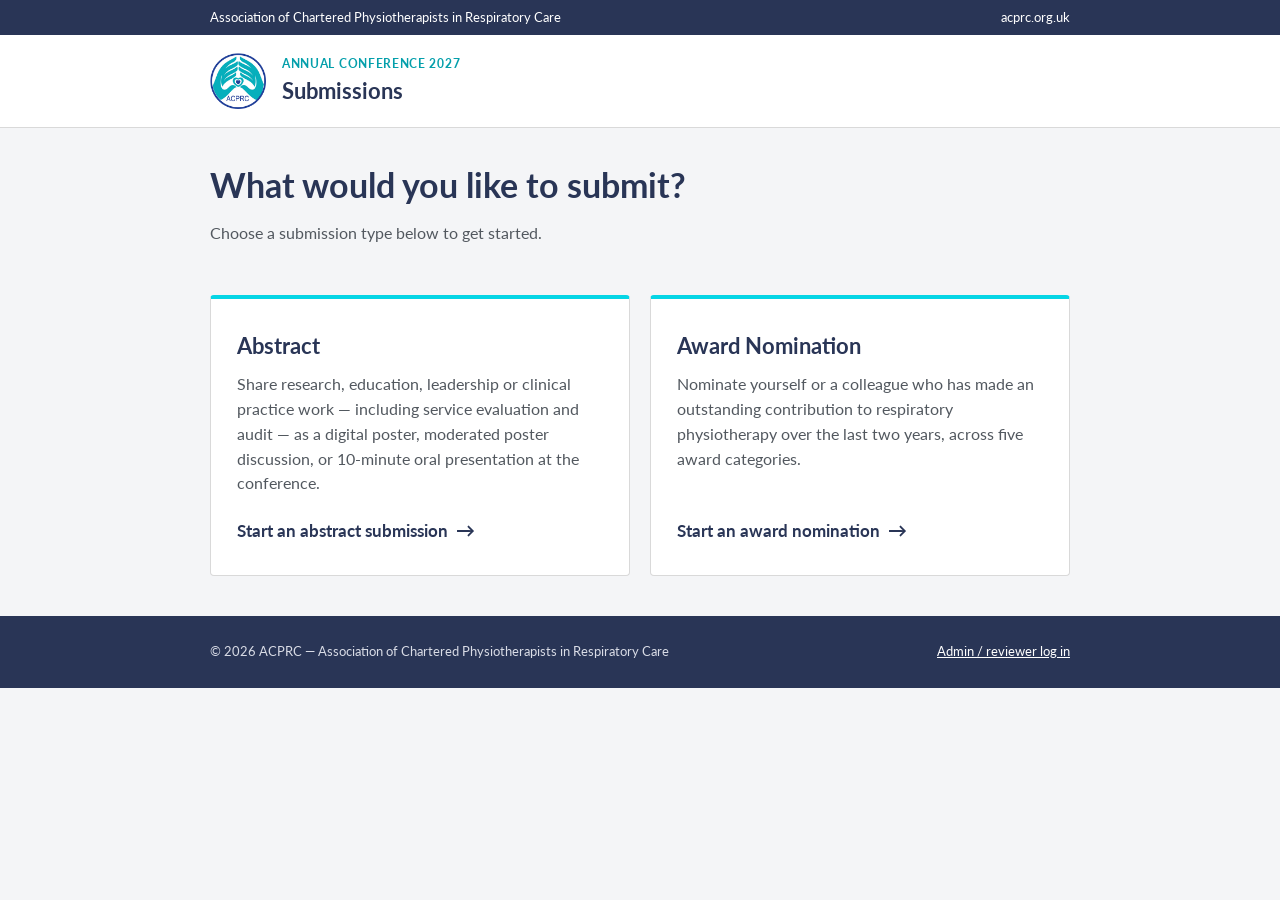
<file: index.html>
<!doctype html>
<html lang="en-GB">
<head>
  <meta charset="utf-8">
  <meta name="viewport" content="width=device-width, initial-scale=1">
  <title>Submissions — ACPRC Annual Conference 2027</title>
  <meta name="description" content="Submit an abstract or an award nomination for the ACPRC Annual Conference 2027.">
  <link rel="icon" type="image/png" sizes="32x32" href="assets/favicon-32.png">
  <link rel="icon" type="image/png" sizes="16x16" href="assets/favicon-16.png">
  <link rel="preconnect" href="https://fonts.googleapis.com">
  <link rel="preconnect" href="https://fonts.gstatic.com" crossorigin>
  <link href="https://fonts.googleapis.com/css2?family=Lato:ital,wght@0,400;0,700;0,900;1,400&display=swap" rel="stylesheet">
  <link rel="stylesheet" href="css/style.css">
</head>
<body>
  <a class="skip-link" href="#main">Skip to submission choices</a>

  <div class="site-header__bar">
    <div class="site-header__bar-inner">
      <span>Association of Chartered Physiotherapists in Respiratory Care</span>
      <a href="https://www.acprc.org.uk/annual-conference/submission-details/abstract-submission/">acprc.org.uk</a>
    </div>
  </div>

  <header class="site-header">
    <div class="site-header-inner">
      <img src="assets/logo.png" alt="ACPRC logo" width="56" height="56">
      <div class="site-header-titles">
        <p class="eyebrow">Annual Conference 2027</p>
        <h1>Submissions</h1>
      </div>
    </div>
  </header>

  <main id="main">
    <div class="wrap">
      <div class="intro">
        <h2>What would you like to submit?</h2>
        <p>Choose a submission type below to get started.</p>
      </div>

      <div class="type-card-grid">
        <a class="type-card" href="abstract/">
          <h2>Abstract</h2>
          <p>Share research, education, leadership or clinical practice work — including service evaluation and audit — as a digital poster, moderated poster discussion, or 10-minute oral presentation at the conference.</p>
          <span class="type-card-cta">Start an abstract submission</span>
        </a>

        <a class="type-card" href="award/">
          <h2>Award Nomination</h2>
          <p>Nominate yourself or a colleague who has made an outstanding contribution to respiratory physiotherapy over the last two years, across five award categories.</p>
          <span class="type-card-cta">Start an award nomination</span>
        </a>
      </div>
    </div>
  </main>

  <footer class="site-footer">
    <div class="site-footer-inner">
      <span>&copy; <span id="year"></span> ACPRC — Association of Chartered Physiotherapists in Respiratory Care</span>
      <span><a href="login/">Admin / reviewer log in</a></span>
    </div>
  </footer>

  <script>document.getElementById("year").textContent = new Date().getFullYear();</script>
</body>
</html>
</file>
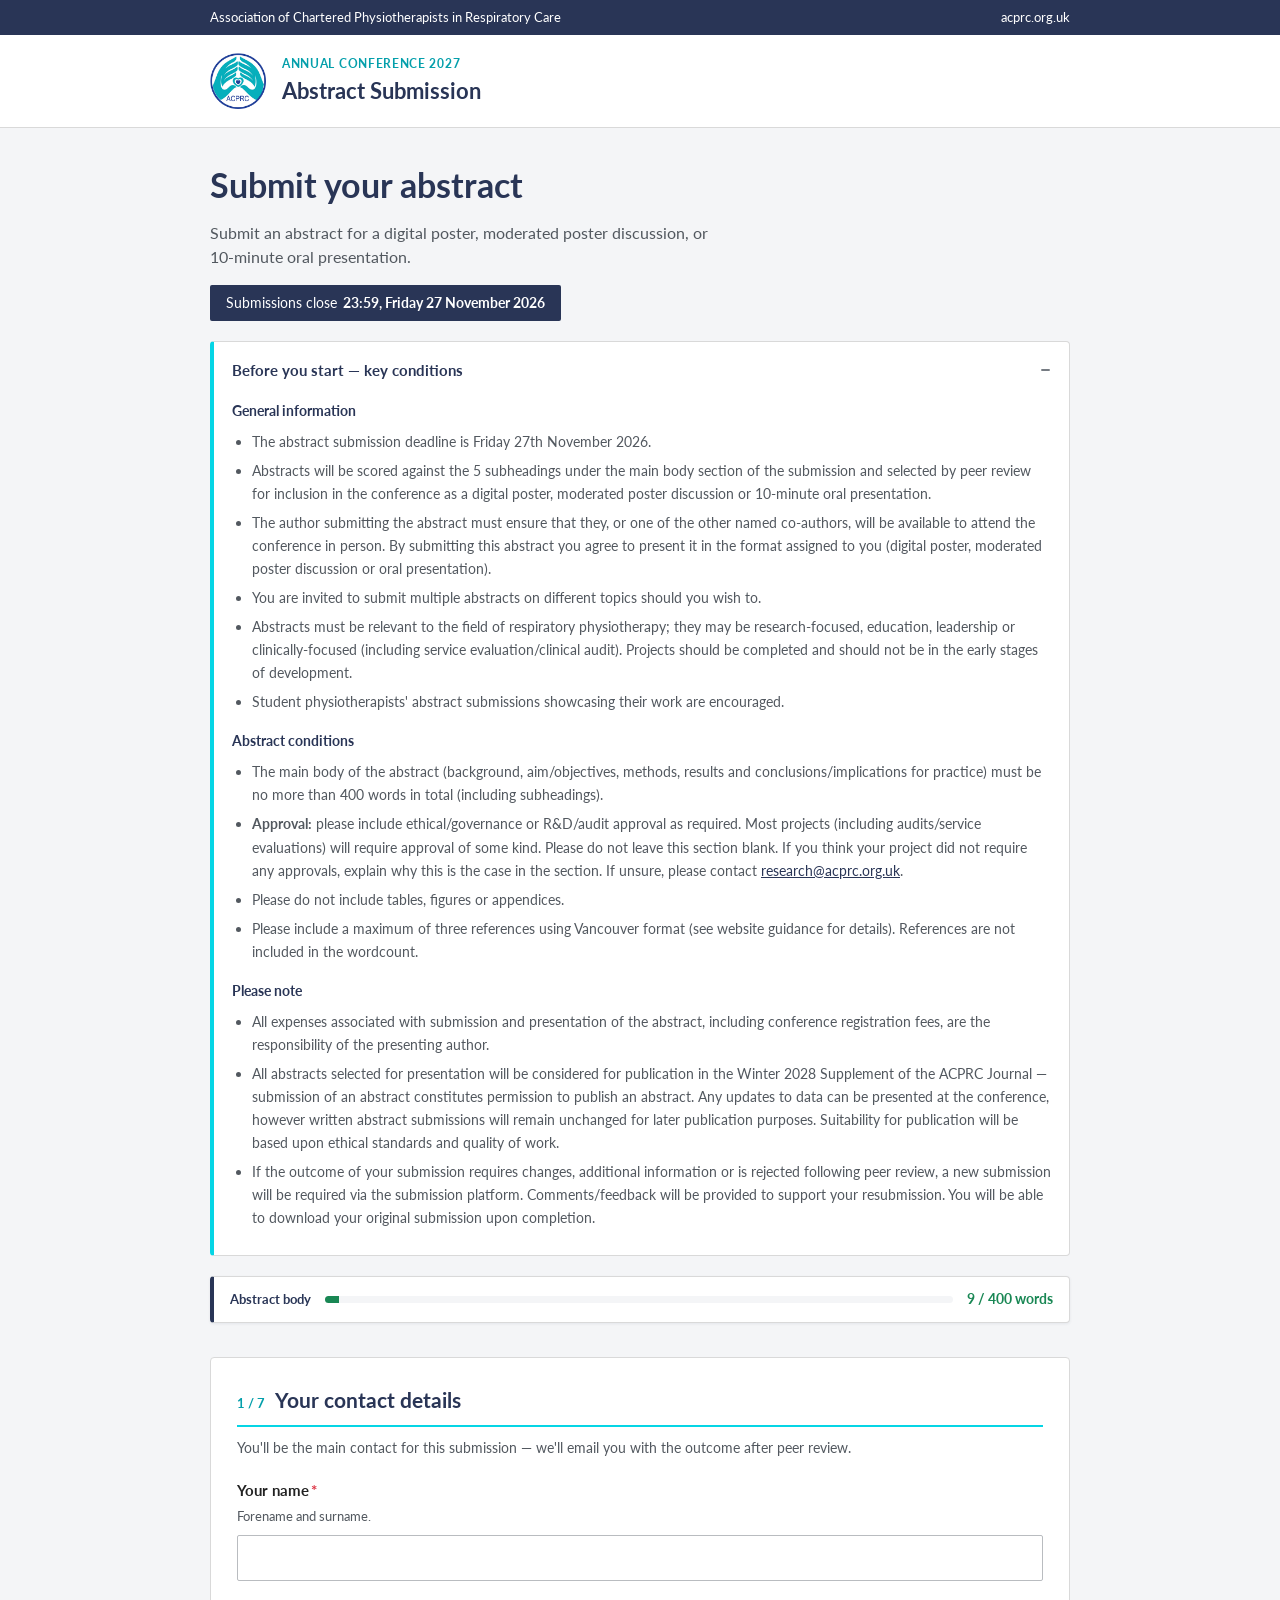
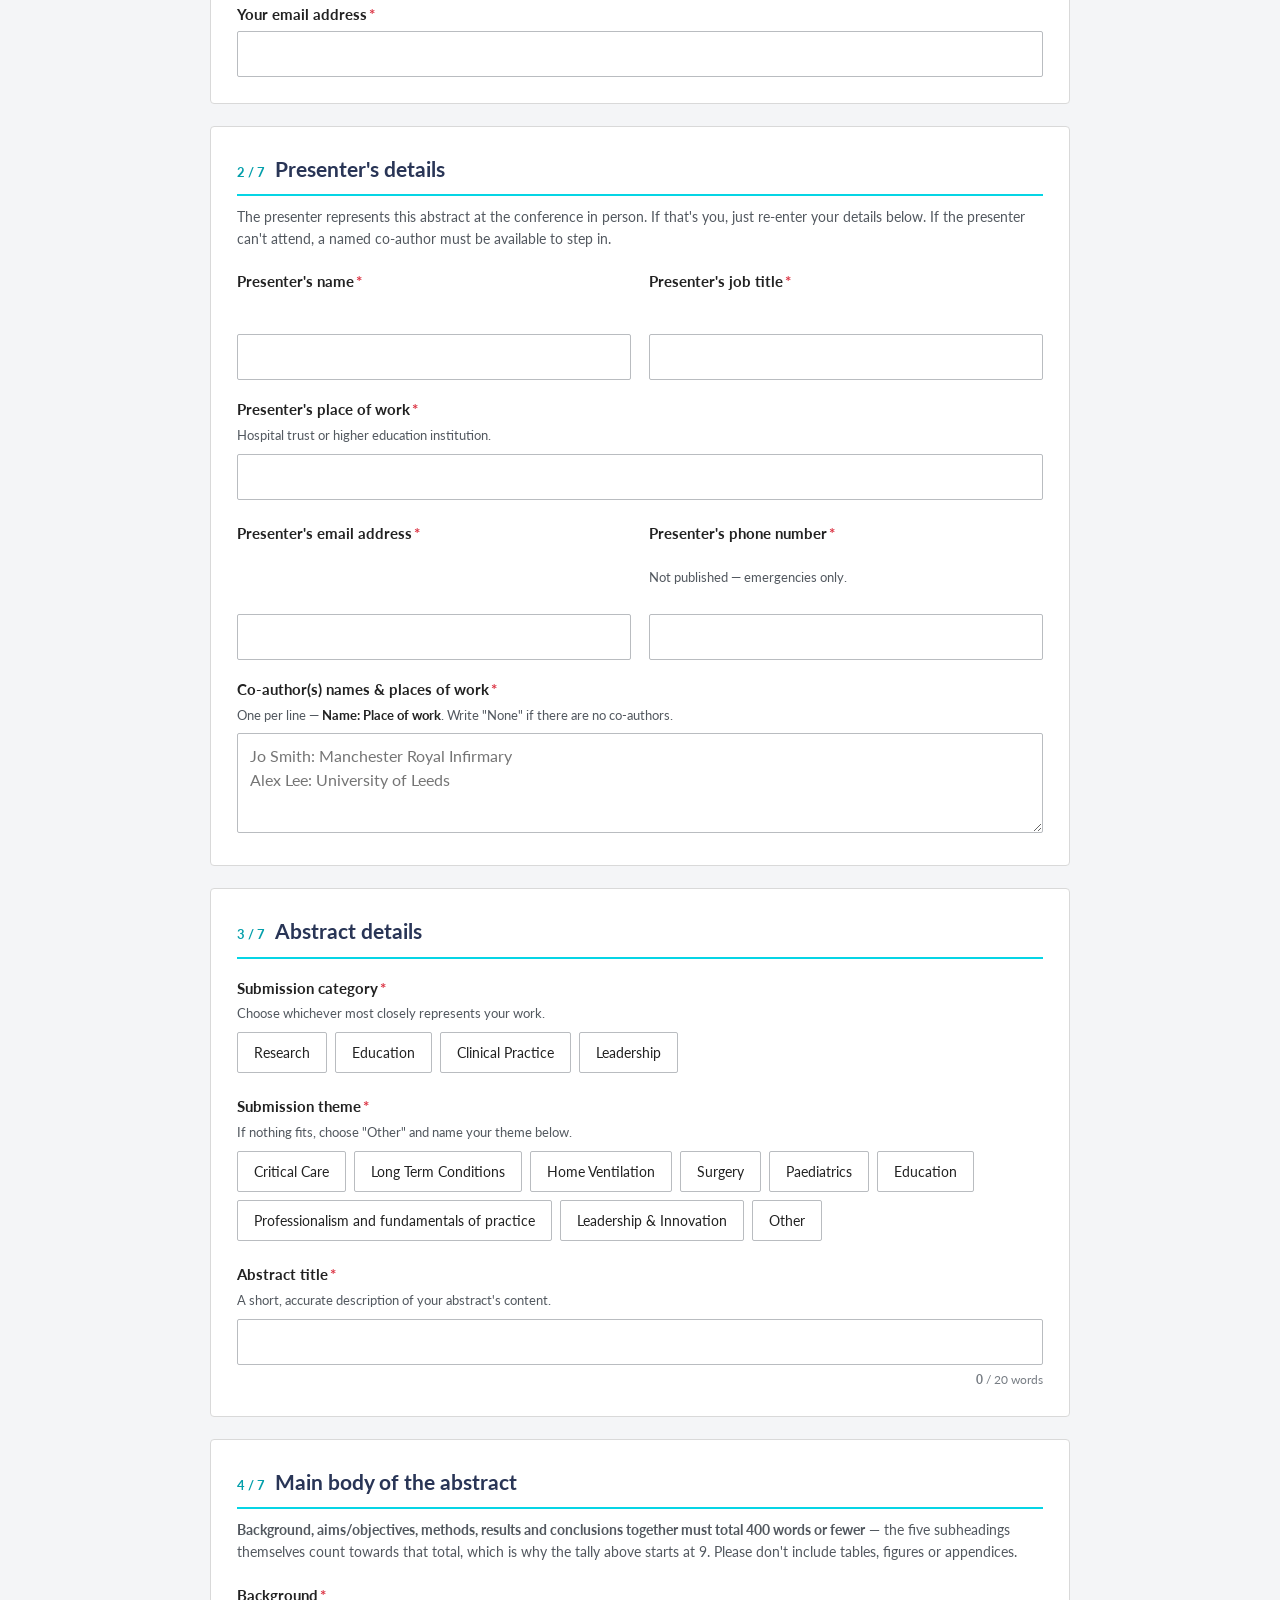
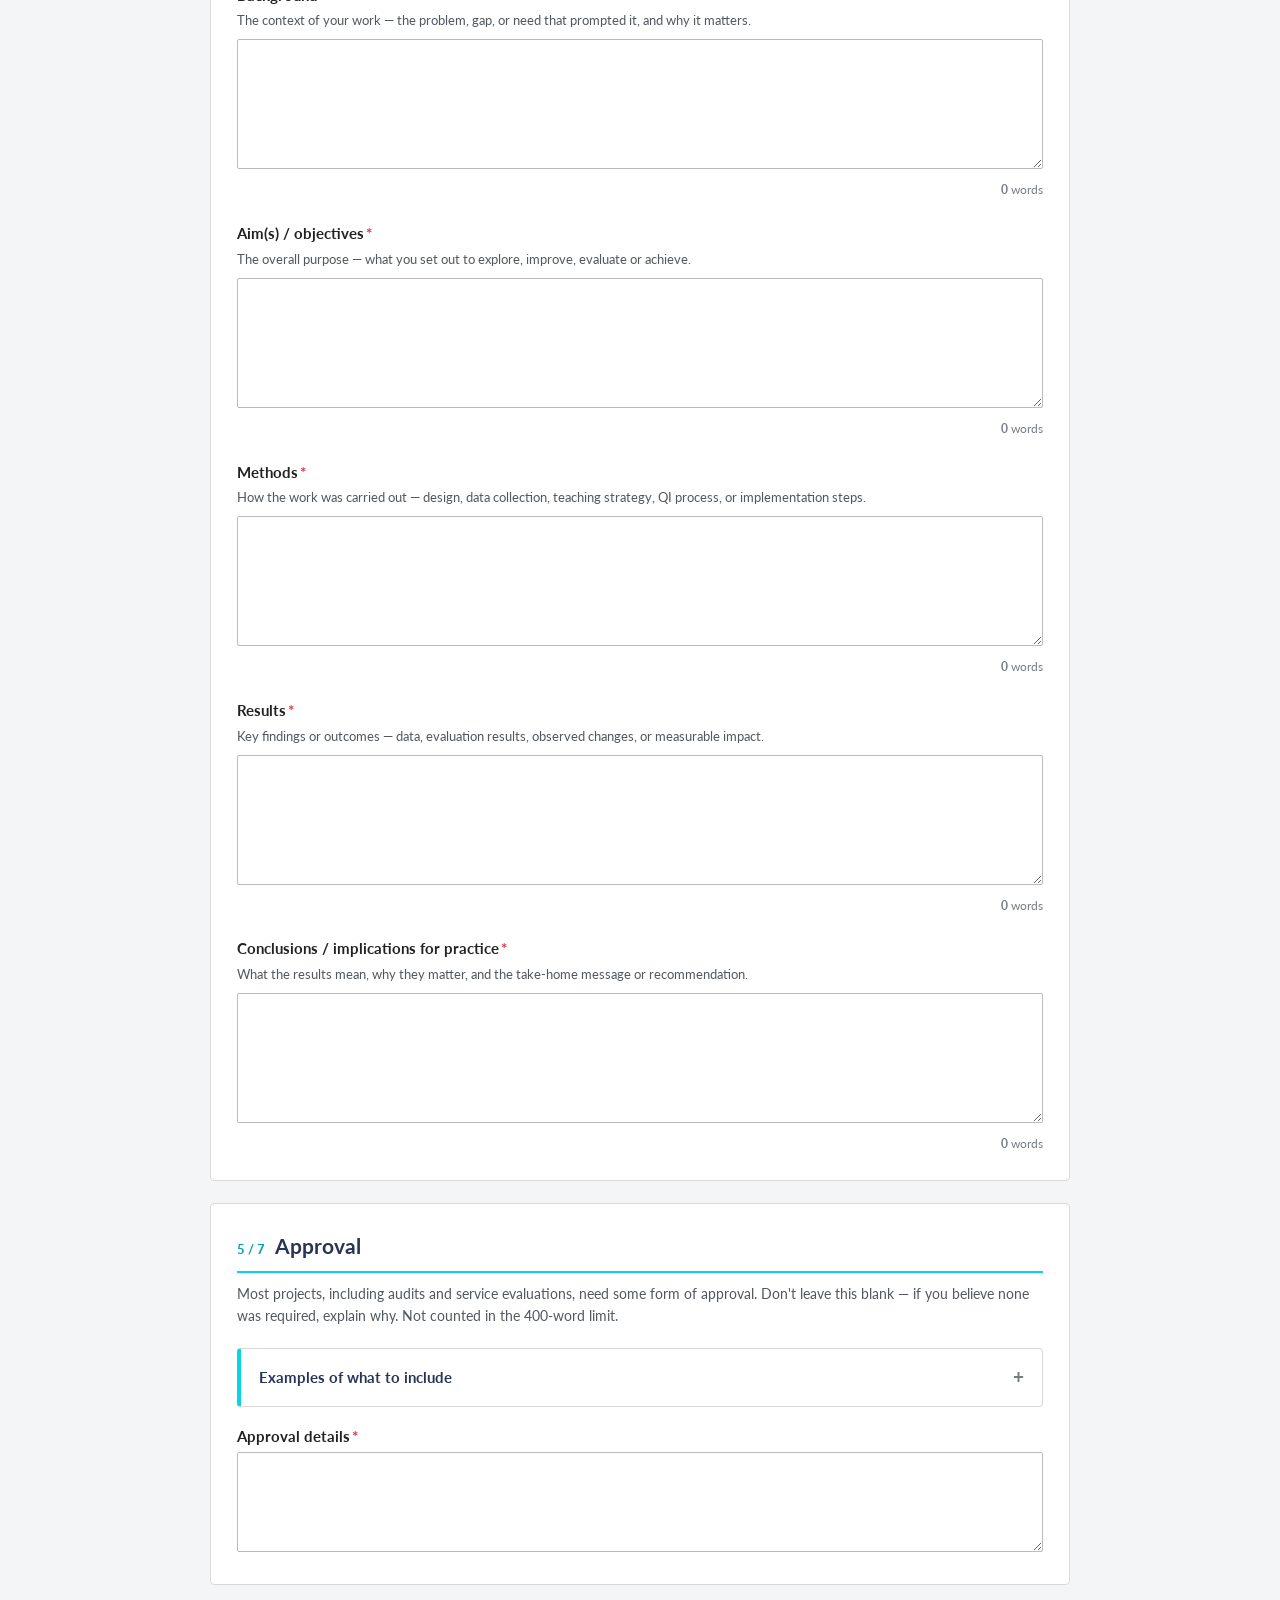
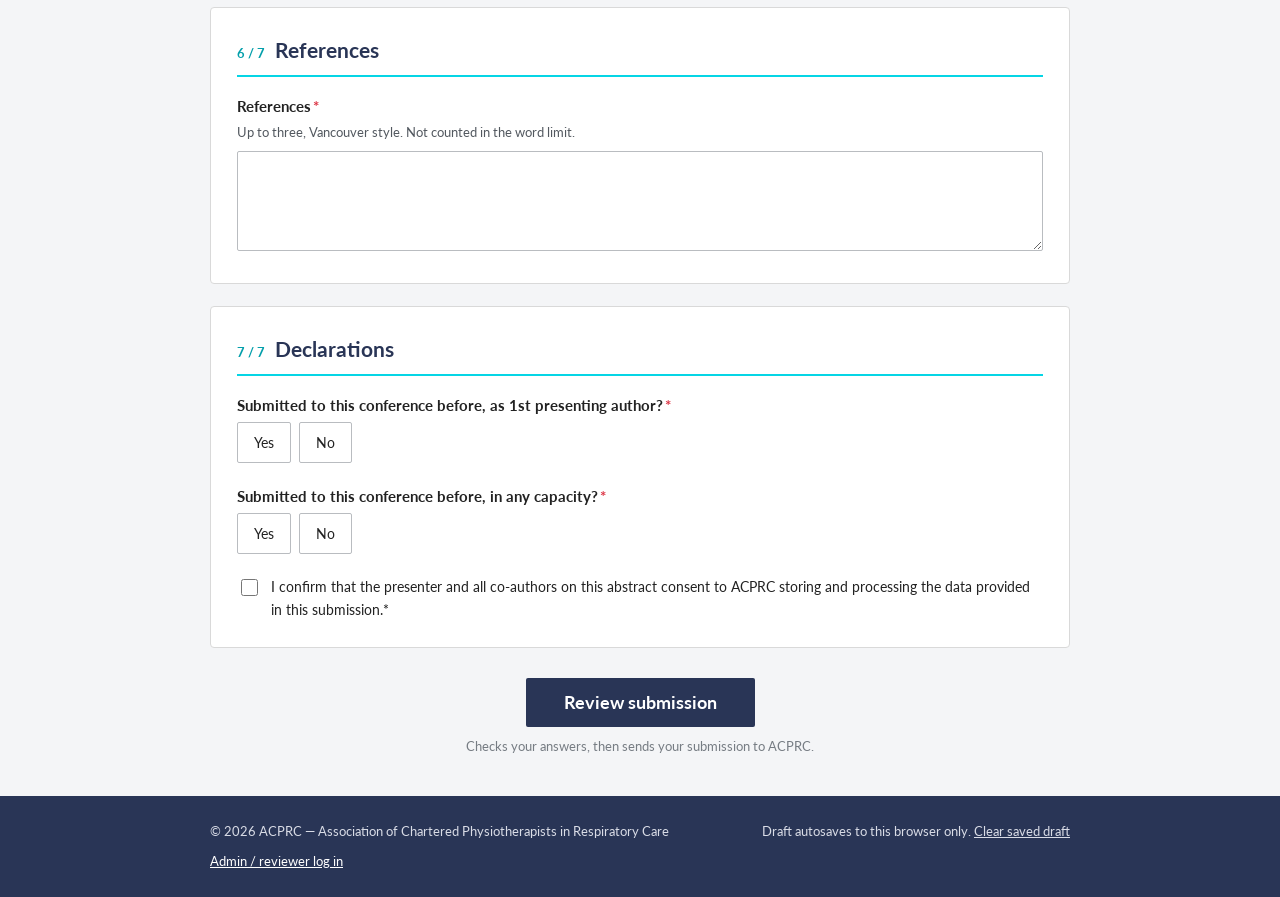
<file: abstract/index.html>
<!doctype html>
<html lang="en-GB">
<head>
  <meta charset="utf-8">
  <meta name="viewport" content="width=device-width, initial-scale=1">
  <title>Abstract Submission — ACPRC Annual Conference 2027</title>
  <meta name="description" content="Submit an abstract for the ACPRC Annual Conference 2027.">
  <link rel="icon" type="image/png" sizes="32x32" href="../assets/favicon-32.png">
  <link rel="icon" type="image/png" sizes="16x16" href="../assets/favicon-16.png">
  <link rel="preconnect" href="https://fonts.googleapis.com">
  <link rel="preconnect" href="https://fonts.gstatic.com" crossorigin>
  <link href="https://fonts.googleapis.com/css2?family=Lato:ital,wght@0,400;0,700;0,900;1,400&display=swap" rel="stylesheet">
  <link rel="stylesheet" href="../css/style.css">
</head>
<body>
  <a class="skip-link" href="#main">Skip to form</a>

  <div class="site-header__bar">
    <div class="site-header__bar-inner">
      <span>Association of Chartered Physiotherapists in Respiratory Care</span>
      <a href="https://www.acprc.org.uk/annual-conference/submission-details/abstract-submission/">acprc.org.uk</a>
    </div>
  </div>

  <header class="site-header">
    <div class="site-header-inner">
      <img src="../assets/logo.png" alt="ACPRC logo" width="56" height="56">
      <div class="site-header-titles">
        <p class="eyebrow">Annual Conference 2027</p>
        <h1>Abstract Submission</h1>
      </div>
    </div>
  </header>

  <main id="main">
    <div class="wrap">

      <div class="intro">
        <h2>Submit your abstract</h2>
        <p>Submit an abstract for a digital poster, moderated poster discussion, or 10‑minute oral presentation.</p>
        <span class="deadline-pill">Submissions close <b>23:59, Friday 27 November 2026</b></span>

        <details class="guidance" open>
          <summary>Before you start — key conditions</summary>
          <div class="guidance-body">
            <h4>General information</h4>
            <ul>
              <li>The abstract submission deadline is Friday 27th November 2026.</li>
              <li>Abstracts will be scored against the 5 subheadings under the main body section of the submission and selected by peer review for inclusion in the conference as a digital poster, moderated poster discussion or 10-minute oral presentation.</li>
              <li>The author submitting the abstract must ensure that they, or one of the other named co-authors, will be available to attend the conference in person. By submitting this abstract you agree to present it in the format assigned to you (digital poster, moderated poster discussion or oral presentation).</li>
              <li>You are invited to submit multiple abstracts on different topics should you wish to.</li>
              <li>Abstracts must be relevant to the field of respiratory physiotherapy; they may be research-focused, education, leadership or clinically-focused (including service evaluation/clinical audit). Projects should be completed and should not be in the early stages of development.</li>
              <li>Student physiotherapists' abstract submissions showcasing their work are encouraged.</li>
            </ul>

            <h4>Abstract conditions</h4>
            <ul>
              <li>The main body of the abstract (background, aim/objectives, methods, results and conclusions/implications for practice) must be no more than 400 words in total (including subheadings).</li>
              <li><strong>Approval:</strong> please include ethical/governance or R&amp;D/audit approval as required. Most projects (including audits/service evaluations) will require approval of some kind. Please do not leave this section blank. If you think your project did not require any approvals, explain why this is the case in the section. If unsure, please contact <a href="mailto:research@acprc.org.uk">research@acprc.org.uk</a>.</li>
              <li>Please do not include tables, figures or appendices.</li>
              <li>Please include a maximum of three references using Vancouver format (see website guidance for details). References are not included in the wordcount.</li>
            </ul>

            <h4>Please note</h4>
            <ul>
              <li>All expenses associated with submission and presentation of the abstract, including conference registration fees, are the responsibility of the presenting author.</li>
              <li>All abstracts selected for presentation will be considered for publication in the Winter 2028 Supplement of the ACPRC Journal — submission of an abstract constitutes permission to publish an abstract. Any updates to data can be presented at the conference, however written abstract submissions will remain unchanged for later publication purposes. Suitability for publication will be based upon ethical standards and quality of work.</li>
              <li>If the outcome of your submission requires changes, additional information or is rejected following peer review, a new submission will be required via the submission platform. Comments/feedback will be provided to support your resubmission. You will be able to download your original submission upon completion.</li>
            </ul>
          </div>
        </details>
      </div>

      <div class="budget-bar">
        <div class="budget-inner">
          <span class="budget-label">Abstract body</span>
          <div class="budget-track"><div class="budget-fill" id="budgetFill"></div></div>
          <span class="budget-count" id="budgetCount">0 / 400 words</span>
        </div>
      </div>

      <div class="form-error-banner" id="errorBanner">Please check the highlighted fields below before submitting.</div>

      <form id="abstractForm" novalidate>

        <div class="hp-field" aria-hidden="true">
          <label for="hp_website">Leave this field blank</label>
          <input type="text" id="hp_website" name="hp_website" tabindex="-1" autocomplete="off">
        </div>

        <!-- 1: Contact -->
        <section class="card">
          <div class="section-head"><span class="section-num">1 / 7</span><h2>Your contact details</h2></div>
          <p class="section-intro">You'll be the main contact for this submission — we'll email you with the outcome after peer review.</p>

          <div class="field">
            <label class="q" for="your_name">Your name<span class="req">*</span></label>
            <p class="hint">Forename and surname.</p>
            <input type="text" id="your_name" name="your_name" required autocomplete="name">
            <p class="err-msg">Enter your name.</p>
          </div>

          <div class="field">
            <label class="q" for="your_email">Your email address<span class="req">*</span></label>
            <input type="email" id="your_email" name="your_email" required autocomplete="email">
            <p class="err-msg">Enter a valid email address.</p>
          </div>

        </section>

        <!-- 2: Presenter -->
        <section class="card">
          <div class="section-head"><span class="section-num">2 / 7</span><h2>Presenter's details</h2></div>
          <p class="section-intro">The presenter represents this abstract at the conference in person. If that's you, just re-enter your details below. If the presenter can't attend, a named co-author must be available to step in.</p>

          <div class="field-row">
            <div class="field">
              <label class="q" for="presenter_name">Presenter's name<span class="req">*</span></label>
              <input type="text" id="presenter_name" name="presenter_name" required>
              <p class="err-msg">Enter the presenter's name.</p>
            </div>
            <div class="field">
              <label class="q" for="presenter_job_title">Presenter's job title<span class="req">*</span></label>
              <input type="text" id="presenter_job_title" name="presenter_job_title" required>
              <p class="err-msg">Enter a job title.</p>
            </div>
          </div>

          <div class="field">
            <label class="q" for="presenter_workplace">Presenter's place of work<span class="req">*</span></label>
            <p class="hint">Hospital trust or higher education institution.</p>
            <input type="text" id="presenter_workplace" name="presenter_workplace" required>
            <p class="err-msg">Enter a place of work.</p>
          </div>

          <div class="field-row">
            <div class="field">
              <label class="q" for="presenter_email">Presenter's email address<span class="req">*</span></label>
              <input type="email" id="presenter_email" name="presenter_email" required>
              <p class="err-msg">Enter a valid email address.</p>
            </div>
            <div class="field">
              <label class="q" for="presenter_phone">Presenter's phone number<span class="req">*</span></label>
              <p class="hint">Not published — emergencies only.</p>
              <input type="tel" id="presenter_phone" name="presenter_phone" required>
              <p class="err-msg">Enter a phone number.</p>
            </div>
          </div>

          <div class="field">
            <label class="q" for="co_authors">Co-author(s) names &amp; places of work<span class="req">*</span></label>
            <p class="hint">One per line — <em>Name: Place of work</em>. Write "None" if there are no co-authors.</p>
            <textarea id="co_authors" name="co_authors" required placeholder="Jo Smith: Manchester Royal Infirmary&#10;Alex Lee: University of Leeds"></textarea>
            <p class="err-msg">List co-authors, or write "None".</p>
          </div>
        </section>

        <!-- 3: Abstract details -->
        <section class="card">
          <div class="section-head"><span class="section-num">3 / 7</span><h2>Abstract details</h2></div>

          <div class="field">
            <label class="q">Submission category<span class="req">*</span></label>
            <p class="hint">Choose whichever most closely represents your work.</p>
            <div class="chip-grid" id="categoryGroup" role="radiogroup"></div>
            <p class="err-msg">Choose a category.</p>
          </div>

          <div class="field">
            <label class="q">Submission theme<span class="req">*</span></label>
            <p class="hint">If nothing fits, choose "Other" and name your theme below.</p>
            <div class="chip-grid" id="themeGroup" role="radiogroup"></div>
            <p class="err-msg">Choose a theme.</p>
          </div>

          <div class="field" id="otherThemeField" hidden>
            <label class="q" for="other_theme">Other theme<span class="req">*</span></label>
            <p class="hint">One or two words describing the relevant theme.</p>
            <input type="text" id="other_theme" name="other_theme">
            <p class="err-msg">Name the theme.</p>
          </div>

          <div class="field">
            <label class="q" for="abstract_title">Abstract title<span class="req">*</span></label>
            <p class="hint">A short, accurate description of your abstract's content.</p>
            <input type="text" id="abstract_title" name="abstract_title" required>
            <div class="counter-row"><span></span><span><span class="n" id="titleCount">0</span> / 20 words</span></div>
            <p class="err-msg">Enter a title of 20 words or fewer.</p>
          </div>
        </section>

        <!-- 4: Main body -->
        <section class="card">
          <div class="section-head"><span class="section-num">4 / 7</span><h2>Main body of the abstract</h2></div>
          <p class="section-intro"><strong>Background, aims/objectives, methods, results and conclusions together must total 400 words or fewer</strong> — the five subheadings themselves count towards that total, which is why the tally above starts at 9. Please don't include tables, figures or appendices.</p>

          <div class="field">
            <label class="q" for="background">Background<span class="req">*</span></label>
            <p class="hint">The context of your work — the problem, gap, or need that prompted it, and why it matters.</p>
            <textarea class="long body-field" id="background" name="background" required></textarea>
            <div class="counter-row"><span></span><span><span class="n" id="count_background">0</span> words</span></div>
            <p class="err-msg">Enter some background.</p>
          </div>

          <div class="field">
            <label class="q" for="aims">Aim(s) / objectives<span class="req">*</span></label>
            <p class="hint">The overall purpose — what you set out to explore, improve, evaluate or achieve.</p>
            <textarea class="long body-field" id="aims" name="aims" required></textarea>
            <div class="counter-row"><span></span><span><span class="n" id="count_aims">0</span> words</span></div>
            <p class="err-msg">Enter your aims or objectives.</p>
          </div>

          <div class="field">
            <label class="q" for="methods">Methods<span class="req">*</span></label>
            <p class="hint">How the work was carried out — design, data collection, teaching strategy, QI process, or implementation steps.</p>
            <textarea class="long body-field" id="methods" name="methods" required></textarea>
            <div class="counter-row"><span></span><span><span class="n" id="count_methods">0</span> words</span></div>
            <p class="err-msg">Describe your methods.</p>
          </div>

          <div class="field">
            <label class="q" for="results">Results<span class="req">*</span></label>
            <p class="hint">Key findings or outcomes — data, evaluation results, observed changes, or measurable impact.</p>
            <textarea class="long body-field" id="results" name="results" required></textarea>
            <div class="counter-row"><span></span><span><span class="n" id="count_results">0</span> words</span></div>
            <p class="err-msg">Enter your results.</p>
          </div>

          <div class="field">
            <label class="q" for="conclusions">Conclusions / implications for practice<span class="req">*</span></label>
            <p class="hint">What the results mean, why they matter, and the take-home message or recommendation.</p>
            <textarea class="long body-field" id="conclusions" name="conclusions" required></textarea>
            <div class="counter-row"><span></span><span><span class="n" id="count_conclusions">0</span> words</span></div>
            <p class="err-msg">Enter your conclusions.</p>
          </div>
        </section>

        <!-- 5: Approval -->
        <section class="card">
          <div class="section-head"><span class="section-num">5 / 7</span><h2>Approval</h2></div>
          <p class="section-intro">Most projects, including audits and service evaluations, need some form of approval. Don't leave this blank — if you believe none was required, explain why. Not counted in the 400-word limit.</p>

          <details class="guidance" style="margin-bottom:18px;">
            <summary>Examples of what to include</summary>
            <div class="guidance-body">
              <p><strong>Ethical / governance:</strong> name the approving committee or institution, the approval reference number, and the date — e.g. "Ethical approval was obtained from [Committee/Institution], approval number [XXXX], on [DD/MM/YYYY]."</p>
              <p><strong>R&amp;D / audit:</strong> name the NHS Trust or R&amp;D/audit department, registration reference, and date — e.g. "This project was registered with [Trust/Department], registration number [XXXX], on [DD/MM/YYYY]."</p>
              <p><strong>Other / none required:</strong> describe whatever approval or registration was in place, or explain why none was needed.</p>
            </div>
          </details>

          <div class="field">
            <label class="q" for="approval_details">Approval details<span class="req">*</span></label>
            <textarea id="approval_details" name="approval_details" required></textarea>
            <p class="err-msg">Enter approval details, or explain why none was required.</p>
          </div>
        </section>

        <!-- 6: References -->
        <section class="card">
          <div class="section-head"><span class="section-num">6 / 7</span><h2>References</h2></div>
          <div class="field">
            <label class="q" for="references">References<span class="req">*</span></label>
            <p class="hint">Up to three, Vancouver style. Not counted in the word limit.</p>
            <textarea id="references" name="references" required></textarea>
            <p class="err-msg">Add at least one reference, or write "None".</p>
          </div>
        </section>

        <!-- 7: Declarations -->
        <section class="card">
          <div class="section-head"><span class="section-num">7 / 7</span><h2>Declarations</h2></div>

          <div class="field">
            <label class="q">Submitted to this conference before, as 1st presenting author?<span class="req">*</span></label>
            <div class="yn-row chip-grid" id="prevFirstAuthorGroup" role="radiogroup"></div>
            <p class="err-msg">Choose an answer.</p>
          </div>

          <div class="field">
            <label class="q">Submitted to this conference before, in any capacity?<span class="req">*</span></label>
            <div class="yn-row chip-grid" id="prevAnyGroup" role="radiogroup"></div>
            <p class="err-msg">Choose an answer.</p>
          </div>

          <div class="field">
            <label class="check" for="consent">
              <input type="checkbox" id="consent" name="consent" required>
              <span>I confirm that the presenter and all co-authors on this abstract consent to ACPRC storing and processing the data provided in this submission.<span class="req">*</span></span>
            </label>
            <p class="err-msg">Consent is required to submit.</p>
          </div>
        </section>

        <div class="submit-zone">
          <button type="submit" class="submit">Review submission</button>
          <p class="submit-note">Checks your answers, then sends your submission to ACPRC.</p>
        </div>
      </form>

      <div class="confirm" id="confirmPanel">
        <h2>Submitted</h2>
        <p>Thank you — your abstract has been submitted. ACPRC will email you with the outcome after peer review.</p>
        <dl id="confirmSummary"></dl>
      </div>

    </div>
  </main>

  <footer class="site-footer">
    <div class="site-footer-inner">
      <span>&copy; <span id="year"></span> ACPRC — Association of Chartered Physiotherapists in Respiratory Care</span>
      <span>Draft autosaves to this browser only. <button type="button" class="reset-link" id="clearDraft">Clear saved draft</button></span>
      <span><a href="../login/">Admin / reviewer log in</a></span>
    </div>
  </footer>

  <div class="toast" id="toast">Draft saved</div>

  <script>document.getElementById("year").textContent = new Date().getFullYear();</script>
  <script type="module" src="../js/abstract-form.js"></script>
</body>
</html>
</file>
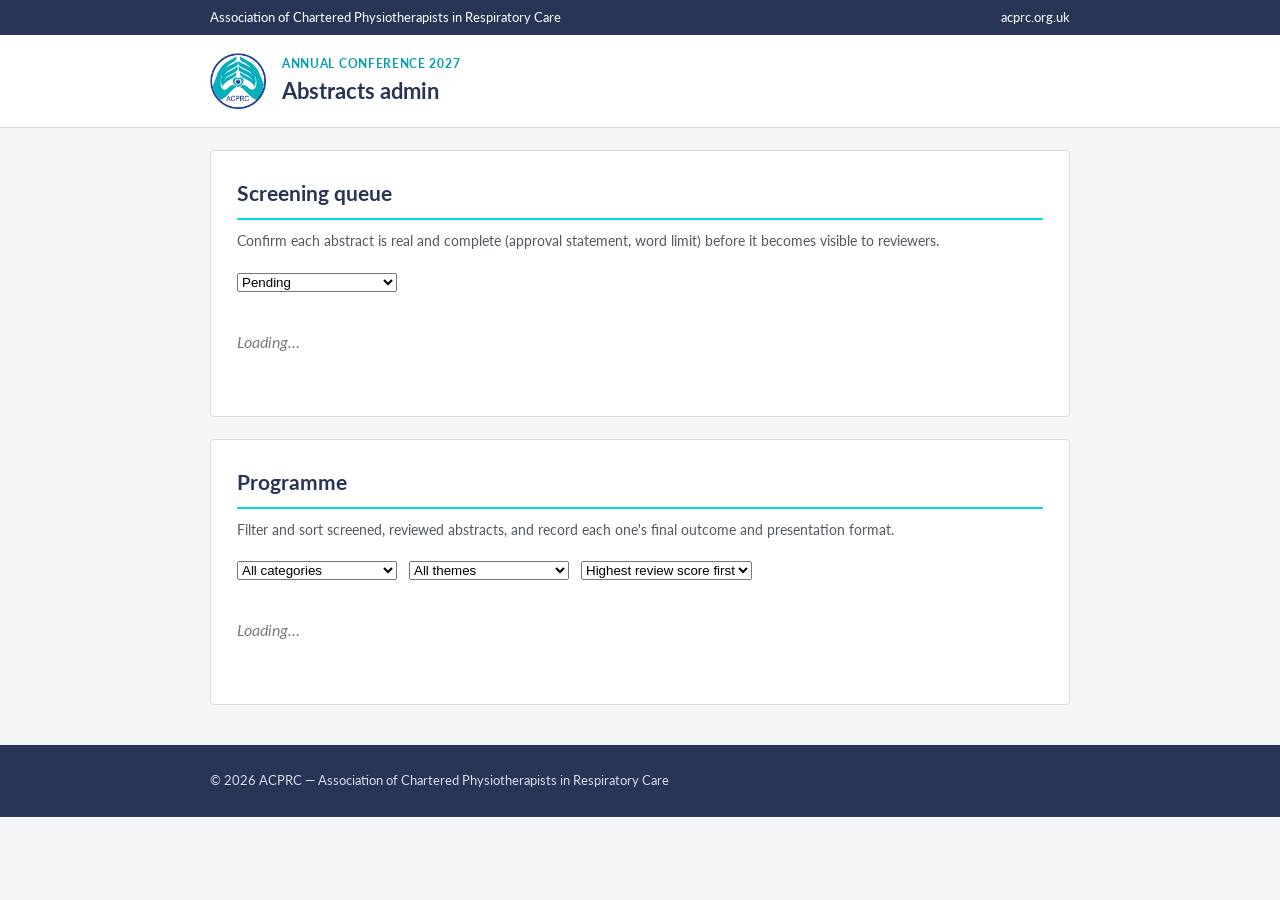
<file: admin/index.html>
<!doctype html>
<html lang="en-GB">
<head>
  <meta charset="utf-8">
  <meta name="viewport" content="width=device-width, initial-scale=1">
  <title>Abstracts admin — ACPRC Annual Conference 2027</title>
  <meta name="description" content="Abstract screening and programme admin for the ACPRC Annual Conference submission system.">
  <link rel="icon" type="image/png" sizes="32x32" href="../assets/favicon-32.png">
  <link rel="icon" type="image/png" sizes="16x16" href="../assets/favicon-16.png">
  <link rel="preconnect" href="https://fonts.googleapis.com">
  <link rel="preconnect" href="https://fonts.gstatic.com" crossorigin>
  <link href="https://fonts.googleapis.com/css2?family=Lato:ital,wght@0,400;0,700;0,900;1,400&display=swap" rel="stylesheet">
  <link rel="stylesheet" href="../css/style.css">
  <link rel="stylesheet" href="../css/admin.css">
</head>
<body>
  <div class="site-header__bar">
    <div class="site-header__bar-inner">
      <span>Association of Chartered Physiotherapists in Respiratory Care</span>
      <a href="https://www.acprc.org.uk/annual-conference/submission-details/abstract-submission/">acprc.org.uk</a>
    </div>
  </div>

  <header class="site-header">
    <div class="site-header-inner">
      <img src="../assets/logo.png" alt="ACPRC logo" width="56" height="56">
      <div class="site-header-titles">
        <p class="eyebrow">Annual Conference 2027</p>
        <h1>Abstracts admin</h1>
      </div>
    </div>
  </header>

  <main id="main">
    <div class="wrap">
      <nav class="dash-tabs" id="dashNav" aria-label="Dashboard"></nav>

      <section class="card">
        <div class="section-head"><h2>Screening queue</h2></div>
        <p class="section-intro">Confirm each abstract is real and complete (approval statement, word limit) before it becomes visible to reviewers.</p>

        <div class="dash-toolbar">
          <select id="screeningStatusFilter">
            <option value="pending">Pending</option>
            <option value="passed">Passed</option>
            <option value="failed">Failed</option>
            <option value="">All</option>
          </select>
        </div>

        <div id="screeningList"><p class="dash-empty">Loading&hellip;</p></div>
      </section>

      <section class="card">
        <div class="section-head"><h2>Programme</h2></div>
        <p class="section-intro">Filter and sort screened, reviewed abstracts, and record each one's final outcome and presentation format.</p>

        <div class="dash-toolbar">
          <select id="progCategoryFilter"><option value="">All categories</option></select>
          <select id="progThemeFilter"><option value="">All themes</option></select>
          <select id="progSort">
            <option value="score_desc">Highest review score first</option>
            <option value="score_asc">Lowest review score first</option>
            <option value="created_asc">Oldest submitted first</option>
          </select>
        </div>

        <div id="programmeList"><p class="dash-empty">Loading&hellip;</p></div>
      </section>

    </div>
  </main>

  <footer class="site-footer">
    <div class="site-footer-inner">
      <span>&copy; <span id="year"></span> ACPRC — Association of Chartered Physiotherapists in Respiratory Care</span>
    </div>
  </footer>

  <script>document.getElementById("year").textContent = new Date().getFullYear();</script>
  <script type="module" src="../js/admin.js"></script>
</body>
</html>
</file>
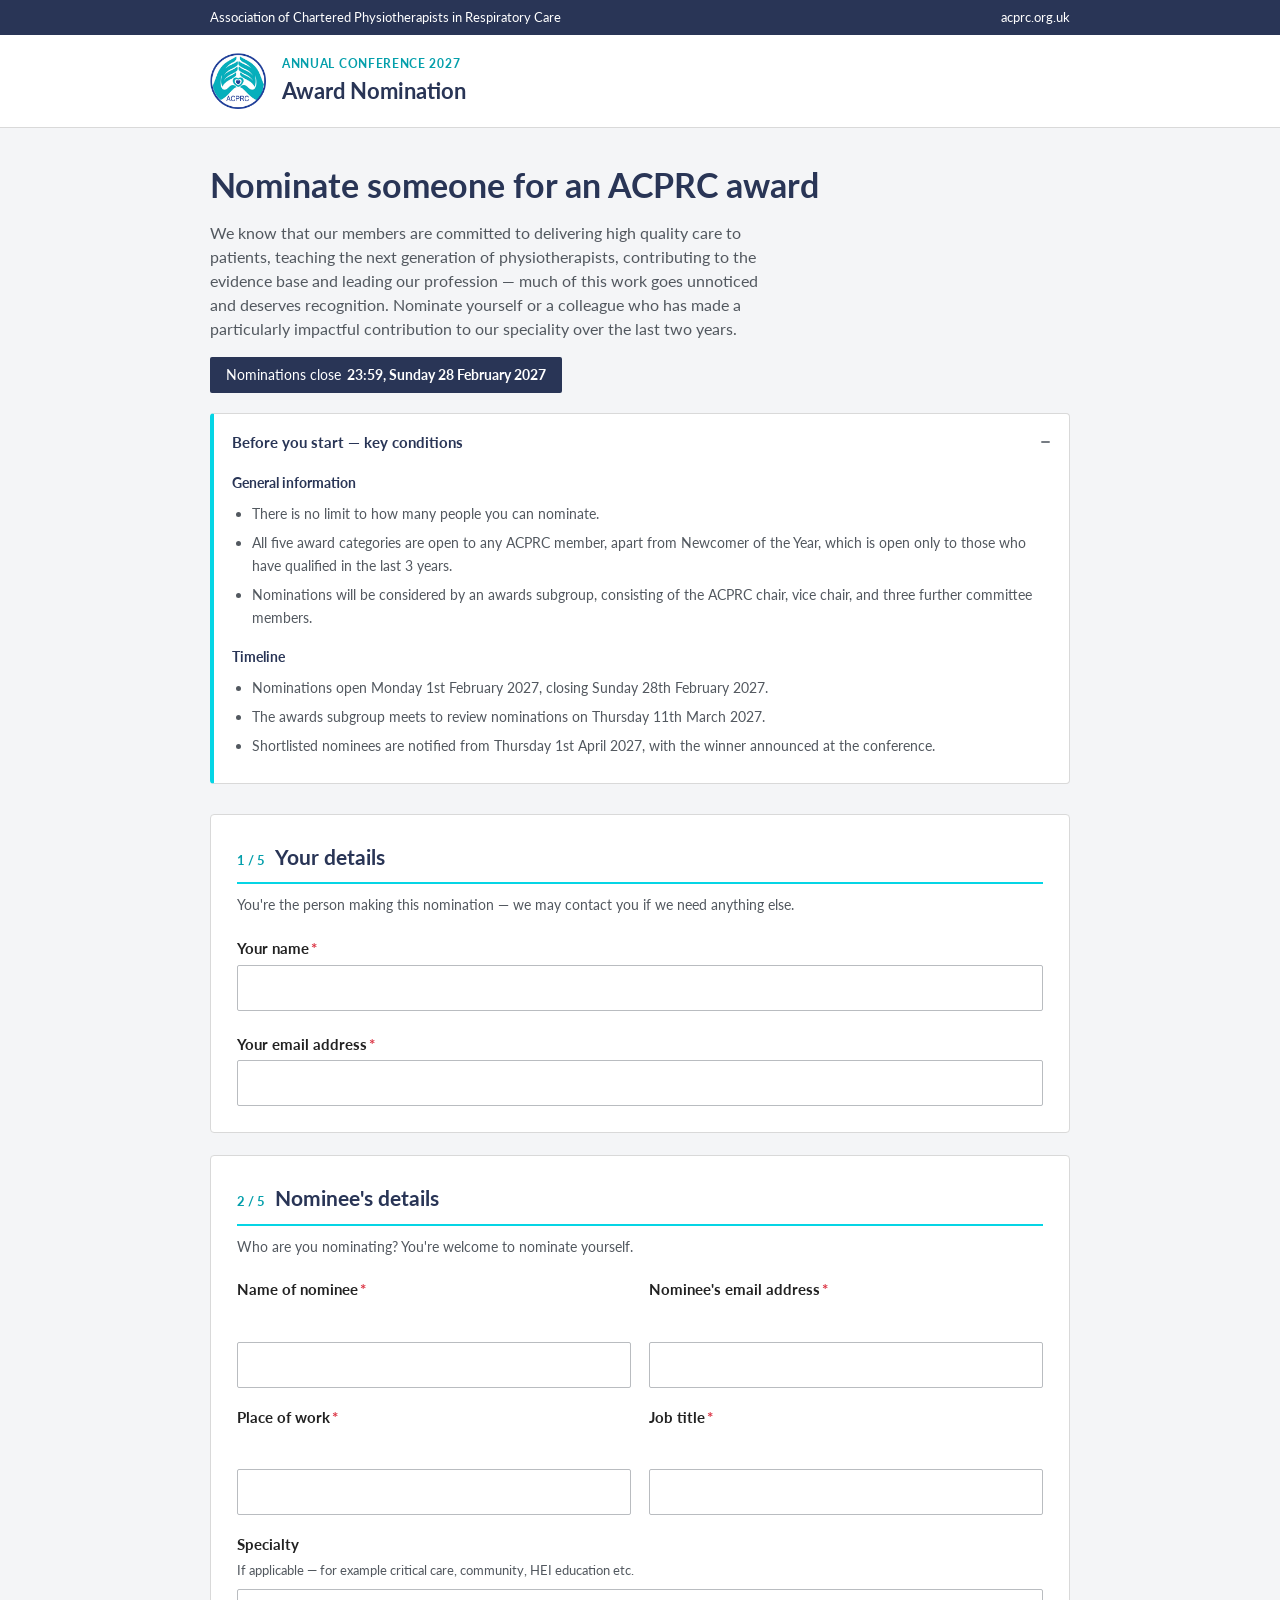
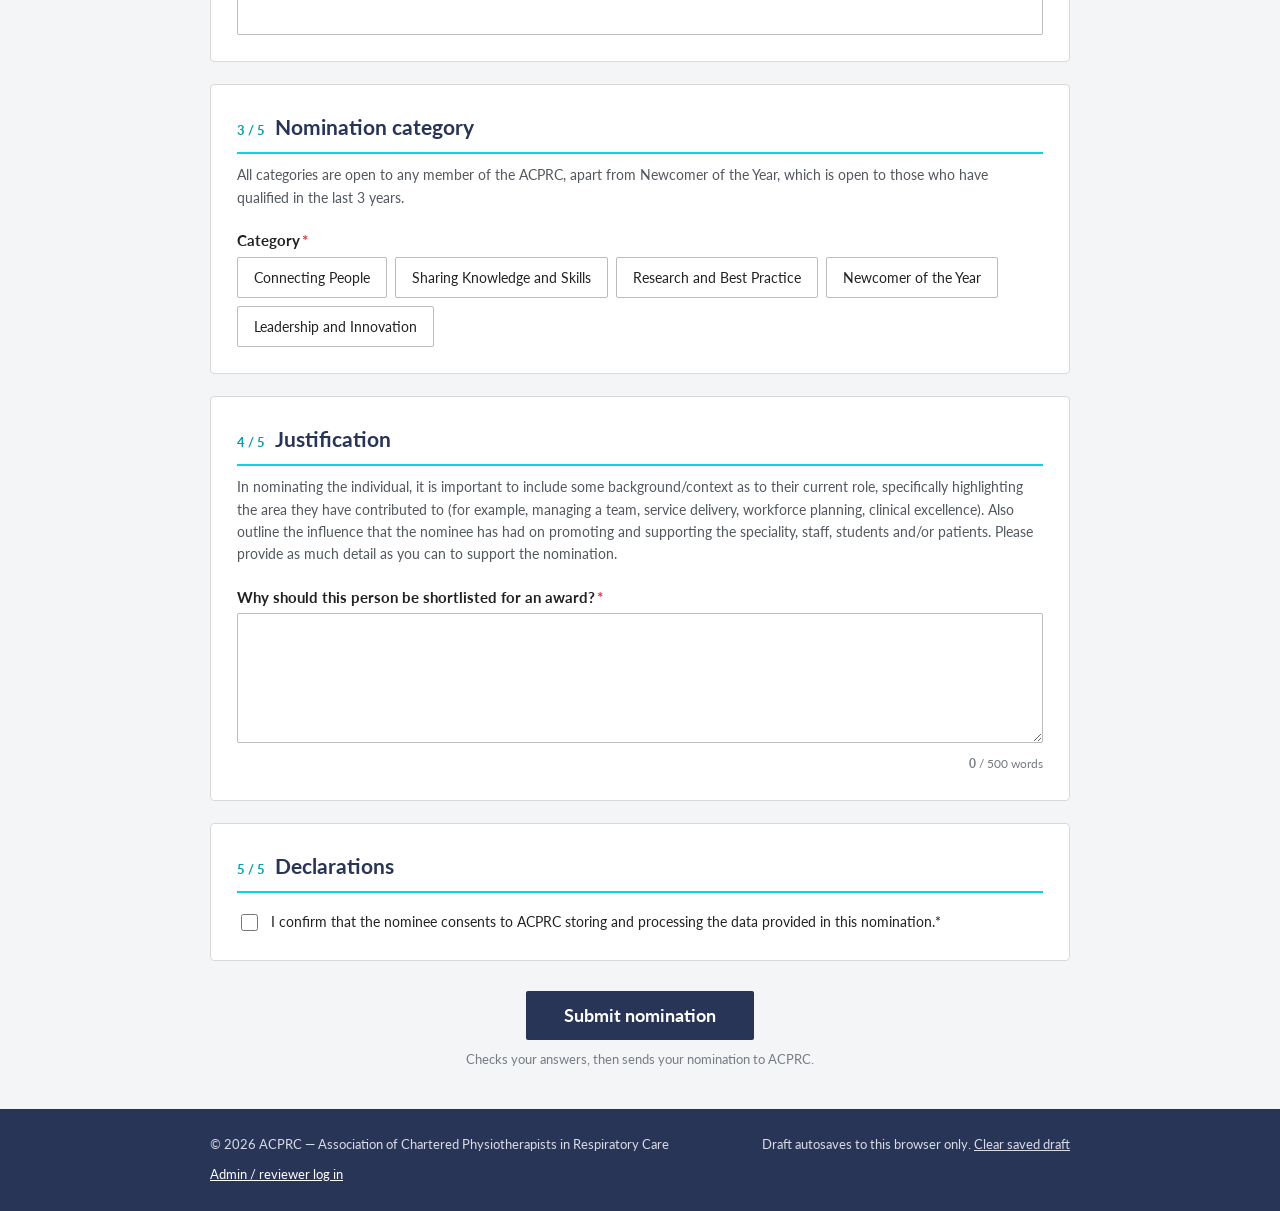
<file: award/index.html>
<!doctype html>
<html lang="en-GB">
<head>
  <meta charset="utf-8">
  <meta name="viewport" content="width=device-width, initial-scale=1">
  <title>Award Nomination — ACPRC Annual Conference 2027</title>
  <meta name="description" content="Nominate someone for an ACPRC award at the Annual Conference 2027.">
  <link rel="icon" type="image/png" sizes="32x32" href="../assets/favicon-32.png">
  <link rel="icon" type="image/png" sizes="16x16" href="../assets/favicon-16.png">
  <link rel="preconnect" href="https://fonts.googleapis.com">
  <link rel="preconnect" href="https://fonts.gstatic.com" crossorigin>
  <link href="https://fonts.googleapis.com/css2?family=Lato:ital,wght@0,400;0,700;0,900;1,400&display=swap" rel="stylesheet">
  <link rel="stylesheet" href="../css/style.css">
</head>
<body>
  <a class="skip-link" href="#main">Skip to form</a>

  <div class="site-header__bar">
    <div class="site-header__bar-inner">
      <span>Association of Chartered Physiotherapists in Respiratory Care</span>
      <a href="https://www.acprc.org.uk/annual-conference/submission-details/abstract-submission/">acprc.org.uk</a>
    </div>
  </div>

  <header class="site-header">
    <div class="site-header-inner">
      <img src="../assets/logo.png" alt="ACPRC logo" width="56" height="56">
      <div class="site-header-titles">
        <p class="eyebrow">Annual Conference 2027</p>
        <h1>Award Nomination</h1>
      </div>
    </div>
  </header>

  <main id="main">
    <div class="wrap">

      <div class="intro">
        <h2>Nominate someone for an ACPRC award</h2>
        <p>We know that our members are committed to delivering high quality care to patients, teaching the next generation of physiotherapists, contributing to the evidence base and leading our profession — much of this work goes unnoticed and deserves recognition. Nominate yourself or a colleague who has made a particularly impactful contribution to our speciality over the last two years.</p>
        <span class="deadline-pill">Nominations close <b>23:59, Sunday 28 February 2027</b></span>

        <details class="guidance" open>
          <summary>Before you start — key conditions</summary>
          <div class="guidance-body">
            <h4>General information</h4>
            <ul>
              <li>There is no limit to how many people you can nominate.</li>
              <li>All five award categories are open to any ACPRC member, apart from Newcomer of the Year, which is open only to those who have qualified in the last 3 years.</li>
              <li>Nominations will be considered by an awards subgroup, consisting of the ACPRC chair, vice chair, and three further committee members.</li>
            </ul>

            <h4>Timeline</h4>
            <ul>
              <li>Nominations open Monday 1st February 2027, closing Sunday 28th February 2027.</li>
              <li>The awards subgroup meets to review nominations on Thursday 11th March 2027.</li>
              <li>Shortlisted nominees are notified from Thursday 1st April 2027, with the winner announced at the conference.</li>
            </ul>
          </div>
        </details>
      </div>

      <div class="form-error-banner" id="errorBanner">Please check the highlighted fields below before submitting.</div>

      <form id="awardForm" novalidate>

        <div class="hp-field" aria-hidden="true">
          <label for="hp_website">Leave this field blank</label>
          <input type="text" id="hp_website" name="hp_website" tabindex="-1" autocomplete="off">
        </div>

        <!-- 1: Your details -->
        <section class="card">
          <div class="section-head"><span class="section-num">1 / 5</span><h2>Your details</h2></div>
          <p class="section-intro">You're the person making this nomination — we may contact you if we need anything else.</p>

          <div class="field">
            <label class="q" for="your_name">Your name<span class="req">*</span></label>
            <input type="text" id="your_name" name="your_name" required autocomplete="name">
            <p class="err-msg">Enter your name.</p>
          </div>

          <div class="field">
            <label class="q" for="your_email">Your email address<span class="req">*</span></label>
            <input type="email" id="your_email" name="your_email" required autocomplete="email">
            <p class="err-msg">Enter a valid email address.</p>
          </div>
        </section>

        <!-- 2: Nominee details -->
        <section class="card">
          <div class="section-head"><span class="section-num">2 / 5</span><h2>Nominee's details</h2></div>
          <p class="section-intro">Who are you nominating? You're welcome to nominate yourself.</p>

          <div class="field-row">
            <div class="field">
              <label class="q" for="nominee_name">Name of nominee<span class="req">*</span></label>
              <input type="text" id="nominee_name" name="nominee_name" required>
              <p class="err-msg">Enter the nominee's name.</p>
            </div>
            <div class="field">
              <label class="q" for="nominee_email">Nominee's email address<span class="req">*</span></label>
              <input type="email" id="nominee_email" name="nominee_email" required>
              <p class="err-msg">Enter a valid email address.</p>
            </div>
          </div>

          <div class="field-row">
            <div class="field">
              <label class="q" for="nominee_workplace">Place of work<span class="req">*</span></label>
              <input type="text" id="nominee_workplace" name="nominee_workplace" required>
              <p class="err-msg">Enter a place of work.</p>
            </div>
            <div class="field">
              <label class="q" for="nominee_job_title">Job title<span class="req">*</span></label>
              <input type="text" id="nominee_job_title" name="nominee_job_title" required>
              <p class="err-msg">Enter a job title.</p>
            </div>
          </div>

          <div class="field">
            <label class="q" for="nominee_specialty">Specialty</label>
            <p class="hint">If applicable — for example critical care, community, HEI education etc.</p>
            <input type="text" id="nominee_specialty" name="nominee_specialty">
          </div>
        </section>

        <!-- 3: Nomination category -->
        <section class="card">
          <div class="section-head"><span class="section-num">3 / 5</span><h2>Nomination category</h2></div>
          <p class="section-intro">All categories are open to any member of the ACPRC, apart from Newcomer of the Year, which is open to those who have qualified in the last 3 years.</p>

          <div class="field">
            <label class="q">Category<span class="req">*</span></label>
            <div class="chip-grid" id="categoryGroup" role="radiogroup"></div>
            <p class="err-msg">Choose a category.</p>
          </div>
        </section>

        <!-- 4: Justification -->
        <section class="card">
          <div class="section-head"><span class="section-num">4 / 5</span><h2>Justification</h2></div>
          <p class="section-intro">In nominating the individual, it is important to include some background/context as to their current role, specifically highlighting the area they have contributed to (for example, managing a team, service delivery, workforce planning, clinical excellence). Also outline the influence that the nominee has had on promoting and supporting the speciality, staff, students and/or patients. Please provide as much detail as you can to support the nomination.</p>

          <div class="field">
            <label class="q" for="justification">Why should this person be shortlisted for an award?<span class="req">*</span></label>
            <textarea class="long" id="justification" name="justification" required></textarea>
            <div class="counter-row"><span></span><span><span class="n" id="justificationCount">0</span> / 500 words</span></div>
            <p class="err-msg">Enter a justification of 500 words or fewer.</p>
          </div>
        </section>

        <!-- 5: Declarations -->
        <section class="card">
          <div class="section-head"><span class="section-num">5 / 5</span><h2>Declarations</h2></div>

          <div class="field">
            <label class="check" for="consent">
              <input type="checkbox" id="consent" name="consent" required>
              <span>I confirm that the nominee consents to ACPRC storing and processing the data provided in this nomination.<span class="req">*</span></span>
            </label>
            <p class="err-msg">Consent is required to submit.</p>
          </div>
        </section>

        <div class="submit-zone">
          <button type="submit" class="submit">Submit nomination</button>
          <p class="submit-note">Checks your answers, then sends your nomination to ACPRC.</p>
        </div>
      </form>

      <div class="confirm" id="confirmPanel">
        <h2>Submitted</h2>
        <p>Thank you — this nomination has been submitted. ACPRC's awards subgroup will be in touch with shortlisted nominees.</p>
        <dl id="confirmSummary"></dl>
      </div>

    </div>
  </main>

  <footer class="site-footer">
    <div class="site-footer-inner">
      <span>&copy; <span id="year"></span> ACPRC — Association of Chartered Physiotherapists in Respiratory Care</span>
      <span>Draft autosaves to this browser only. <button type="button" class="reset-link" id="clearDraft">Clear saved draft</button></span>
      <span><a href="../login/">Admin / reviewer log in</a></span>
    </div>
  </footer>

  <div class="toast" id="toast">Draft saved</div>

  <script>document.getElementById("year").textContent = new Date().getFullYear();</script>
  <script type="module" src="../js/award-form.js"></script>
</body>
</html>
</file>
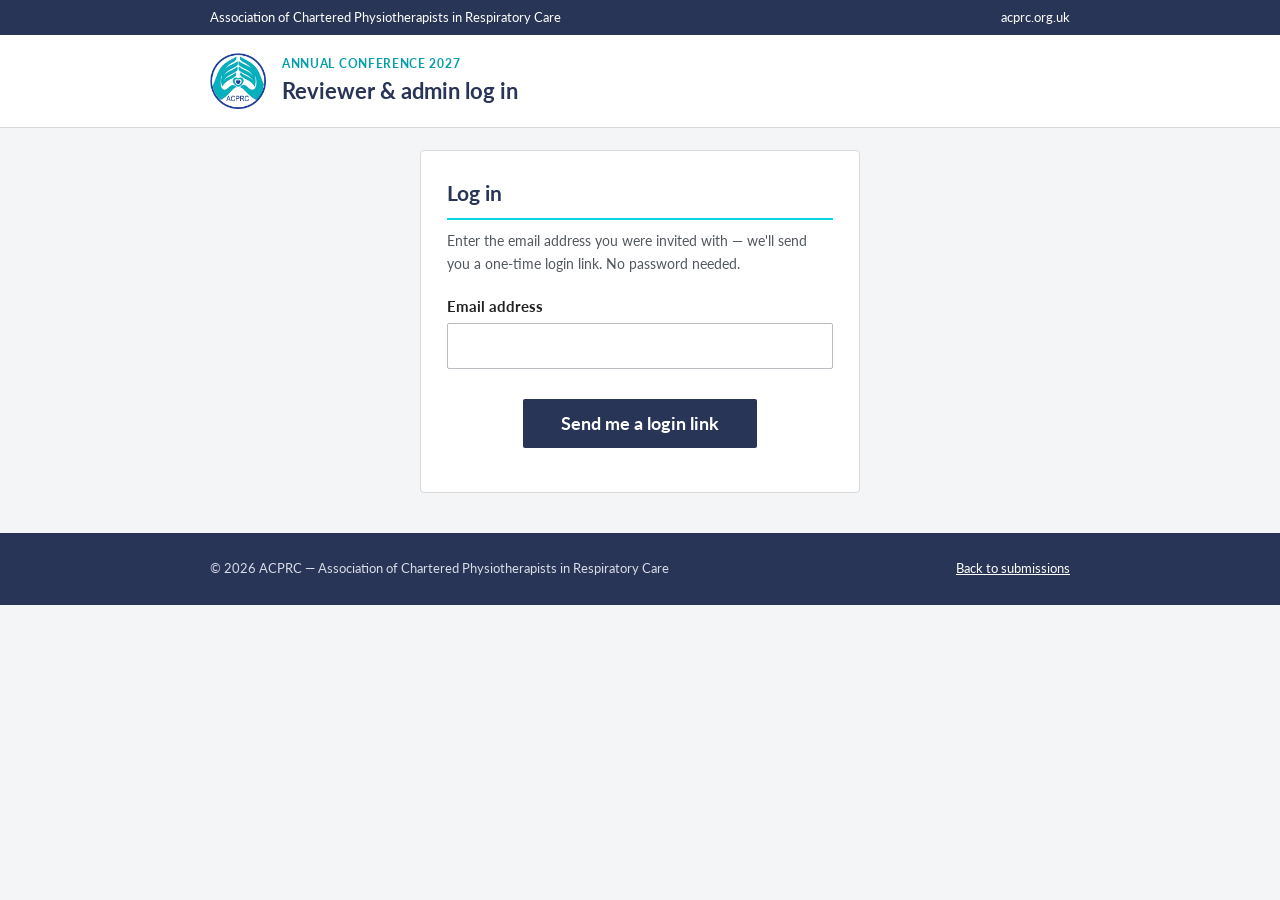
<file: login/index.html>
<!doctype html>
<html lang="en-GB">
<head>
  <meta charset="utf-8">
  <meta name="viewport" content="width=device-width, initial-scale=1">
  <title>Log in — ACPRC Annual Conference 2027</title>
  <meta name="description" content="Reviewer and admin log in for the ACPRC Annual Conference abstract system.">
  <link rel="icon" type="image/png" sizes="32x32" href="../assets/favicon-32.png">
  <link rel="icon" type="image/png" sizes="16x16" href="../assets/favicon-16.png">
  <link rel="preconnect" href="https://fonts.googleapis.com">
  <link rel="preconnect" href="https://fonts.gstatic.com" crossorigin>
  <link href="https://fonts.googleapis.com/css2?family=Lato:ital,wght@0,400;0,700;0,900;1,400&display=swap" rel="stylesheet">
  <link rel="stylesheet" href="../css/style.css">
</head>
<body>
  <div class="site-header__bar">
    <div class="site-header__bar-inner">
      <span>Association of Chartered Physiotherapists in Respiratory Care</span>
      <a href="https://www.acprc.org.uk/annual-conference/submission-details/abstract-submission/">acprc.org.uk</a>
    </div>
  </div>

  <header class="site-header">
    <div class="site-header-inner">
      <img src="../assets/logo.png" alt="ACPRC logo" width="56" height="56">
      <div class="site-header-titles">
        <p class="eyebrow">Annual Conference 2027</p>
        <h1>Reviewer &amp; admin log in</h1>
      </div>
    </div>
  </header>

  <main id="main">
    <div class="wrap" style="max-width: 480px;">
      <section class="card">
        <div class="section-head"><h2>Log in</h2></div>
        <p class="section-intro" id="introText">Enter the email address you were invited with — we'll send you a one-time login link. No password needed.</p>

        <div class="field" id="emailStep">
          <label class="q" for="login_email">Email address</label>
          <input type="email" id="login_email" name="login_email" autocomplete="email" required>
          <p class="err-msg" id="loginErr"></p>
        </div>

        <div class="submit-zone">
          <button type="button" class="submit" id="sendLinkBtn">Send me a login link</button>
        </div>

        <p class="submit-note" id="sentMsg" hidden>Check your email for a login link. You can close this tab.</p>
      </section>
    </div>
  </main>

  <footer class="site-footer">
    <div class="site-footer-inner">
      <span>&copy; <span id="year"></span> ACPRC — Association of Chartered Physiotherapists in Respiratory Care</span>
      <span><a href="../">Back to submissions</a></span>
    </div>
  </footer>

  <script>document.getElementById("year").textContent = new Date().getFullYear();</script>
  <script type="module" src="../js/auth-login.js"></script>
</body>
</html>
</file>
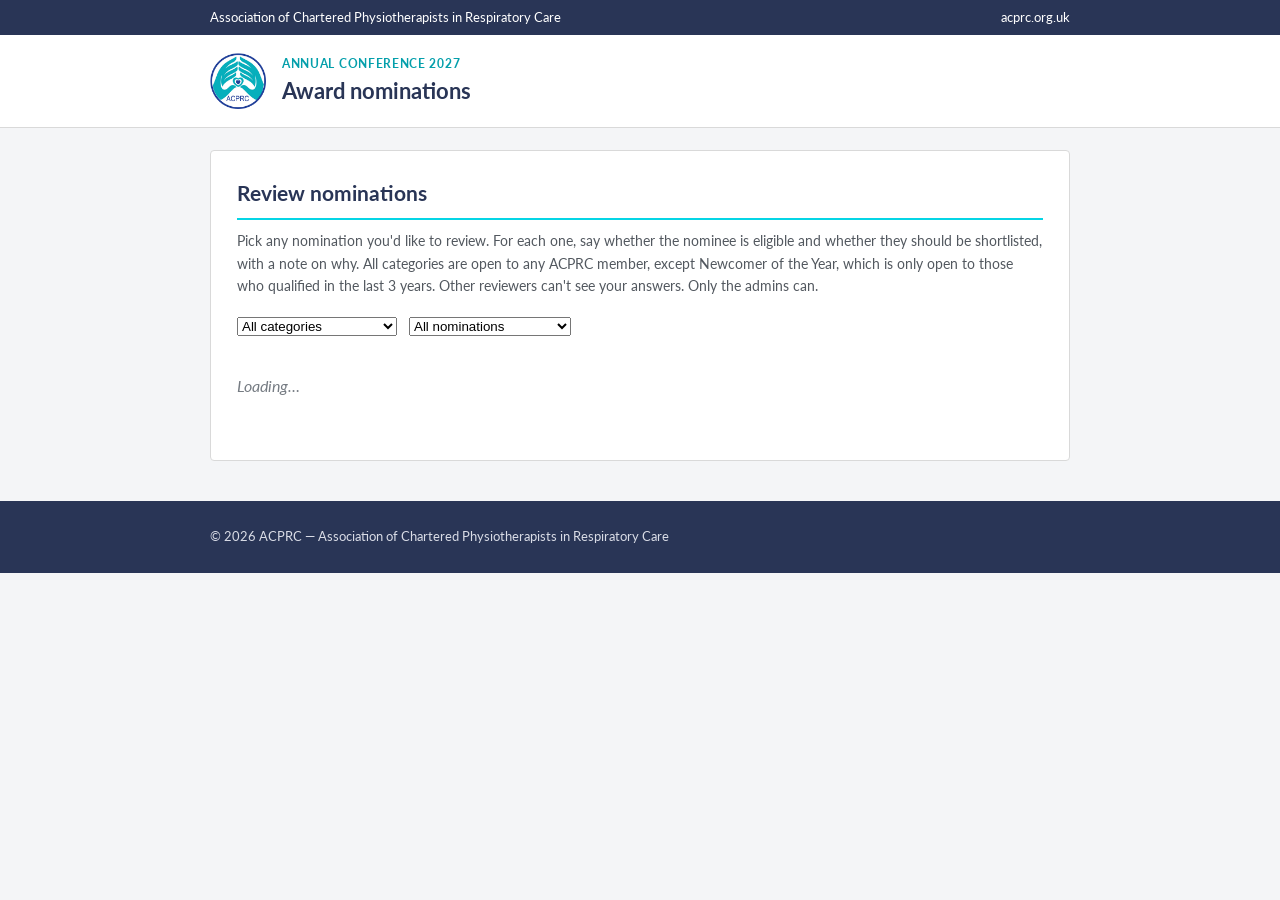
<file: nominations/index.html>
<!doctype html>
<html lang="en-GB">
<head>
  <meta charset="utf-8">
  <meta name="viewport" content="width=device-width, initial-scale=1">
  <title>Award nominations — ACPRC Annual Conference 2027</title>
  <meta name="description" content="Review and shortlisting of ACPRC award nominations.">
  <link rel="icon" type="image/png" sizes="32x32" href="../assets/favicon-32.png">
  <link rel="icon" type="image/png" sizes="16x16" href="../assets/favicon-16.png">
  <link rel="preconnect" href="https://fonts.googleapis.com">
  <link rel="preconnect" href="https://fonts.gstatic.com" crossorigin>
  <link href="https://fonts.googleapis.com/css2?family=Lato:ital,wght@0,400;0,700;0,900;1,400&display=swap" rel="stylesheet">
  <link rel="stylesheet" href="../css/style.css">
  <link rel="stylesheet" href="../css/admin.css">
</head>
<body>
  <div class="site-header__bar">
    <div class="site-header__bar-inner">
      <span>Association of Chartered Physiotherapists in Respiratory Care</span>
      <a href="https://www.acprc.org.uk/annual-conference/submission-details/abstract-submission/">acprc.org.uk</a>
    </div>
  </div>

  <header class="site-header">
    <div class="site-header-inner">
      <img src="../assets/logo.png" alt="ACPRC logo" width="56" height="56">
      <div class="site-header-titles">
        <p class="eyebrow">Annual Conference 2027</p>
        <h1>Award nominations</h1>
      </div>
    </div>
  </header>

  <main id="main">
    <div class="wrap">
      <nav class="dash-tabs" id="dashNav" aria-label="Dashboard"></nav>

      <section class="card">
        <div class="section-head"><span class="section-num" id="reviewStepNum" hidden>Step 1</span><h2>Review nominations</h2></div>
        <p class="section-intro">Pick any nomination you'd like to review. For each one, say whether the nominee is eligible and whether they should be shortlisted, with a note on why. All categories are open to any ACPRC member, except Newcomer of the Year, which is only open to those who qualified in the last 3 years. Other reviewers can't see your answers. Only the admins can.</p>

        <div class="dash-toolbar">
          <select id="reviewCategoryFilter"><option value="">All categories</option></select>
          <select id="reviewMineFilter">
            <option value="">All nominations</option>
            <option value="todo">Not yet reviewed by me</option>
            <option value="done">Reviewed by me</option>
          </select>
          <span class="dash-count" id="reviewCount"></span>
        </div>

        <div id="reviewList"><p class="dash-empty">Loading&hellip;</p></div>
      </section>

      <section class="card" id="shortlistSection" hidden>
        <div class="section-head"><span class="section-num">Step 2</span><h2>Shortlist &amp; winners</h2></div>
        <p class="section-intro">Every nomination, grouped by category, with the reviewers' combined answers. Record whether each one is shortlisted, and pick the winner(s). A category can have joint winners. Reviewers never see outcomes.</p>

        <div class="dash-toolbar">
          <select id="shortlistCategoryFilter"><option value="">All categories</option></select>
          <select id="shortlistOutcomeFilter">
            <option value="">Any outcome</option>
            <option value="pending">Not yet decided</option>
            <option value="shortlisted">Shortlisted</option>
            <option value="winner">Winner</option>
            <option value="not_shortlisted">Not shortlisted</option>
          </select>
        </div>

        <div id="shortlistList"><p class="dash-empty">Loading&hellip;</p></div>
      </section>
    </div>
  </main>

  <footer class="site-footer">
    <div class="site-footer-inner">
      <span>&copy; <span id="year"></span> ACPRC — Association of Chartered Physiotherapists in Respiratory Care</span>
    </div>
  </footer>

  <script>document.getElementById("year").textContent = new Date().getFullYear();</script>
  <script type="module" src="../js/nominations.js"></script>
</body>
</html>
</file>
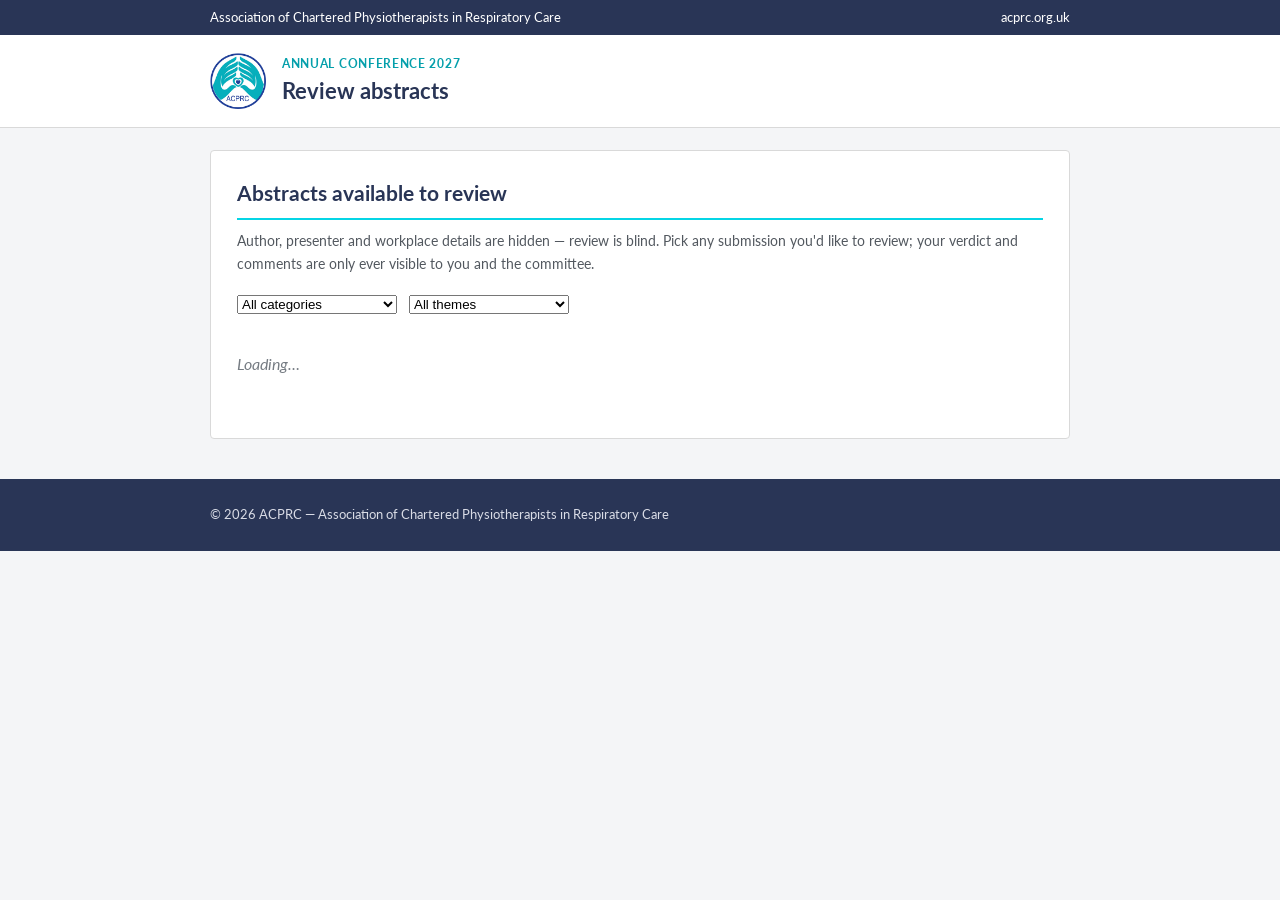
<file: review/index.html>
<!doctype html>
<html lang="en-GB">
<head>
  <meta charset="utf-8">
  <meta name="viewport" content="width=device-width, initial-scale=1">
  <title>Review abstracts — ACPRC Annual Conference 2027</title>
  <meta name="description" content="Reviewer dashboard for the ACPRC Annual Conference submission system.">
  <link rel="icon" type="image/png" sizes="32x32" href="../assets/favicon-32.png">
  <link rel="icon" type="image/png" sizes="16x16" href="../assets/favicon-16.png">
  <link rel="preconnect" href="https://fonts.googleapis.com">
  <link rel="preconnect" href="https://fonts.gstatic.com" crossorigin>
  <link href="https://fonts.googleapis.com/css2?family=Lato:ital,wght@0,400;0,700;0,900;1,400&display=swap" rel="stylesheet">
  <link rel="stylesheet" href="../css/style.css">
  <link rel="stylesheet" href="../css/admin.css">
</head>
<body>
  <div class="site-header__bar">
    <div class="site-header__bar-inner">
      <span>Association of Chartered Physiotherapists in Respiratory Care</span>
      <a href="https://www.acprc.org.uk/annual-conference/submission-details/abstract-submission/">acprc.org.uk</a>
    </div>
  </div>

  <header class="site-header">
    <div class="site-header-inner">
      <img src="../assets/logo.png" alt="ACPRC logo" width="56" height="56">
      <div class="site-header-titles">
        <p class="eyebrow">Annual Conference 2027</p>
        <h1>Review abstracts</h1>
      </div>
    </div>
  </header>

  <main id="main">
    <div class="wrap">
      <nav class="dash-tabs" id="dashNav" aria-label="Dashboard"></nav>

      <section class="card">
        <div class="section-head"><h2>Abstracts available to review</h2></div>
        <p class="section-intro">Author, presenter and workplace details are hidden — review is blind. Pick any submission you'd like to review; your verdict and comments are only ever visible to you and the committee.</p>

        <div class="dash-toolbar">
          <select id="filterCategory"><option value="">All categories</option></select>
          <select id="filterTheme"><option value="">All themes</option></select>
        </div>

        <div id="submissionList"><p class="dash-empty">Loading…</p></div>
      </section>
    </div>
  </main>

  <footer class="site-footer">
    <div class="site-footer-inner">
      <span>&copy; <span id="year"></span> ACPRC — Association of Chartered Physiotherapists in Respiratory Care</span>
    </div>
  </footer>

  <script>document.getElementById("year").textContent = new Date().getFullYear();</script>
  <script type="module" src="../js/review.js"></script>
</body>
</html>
</file>
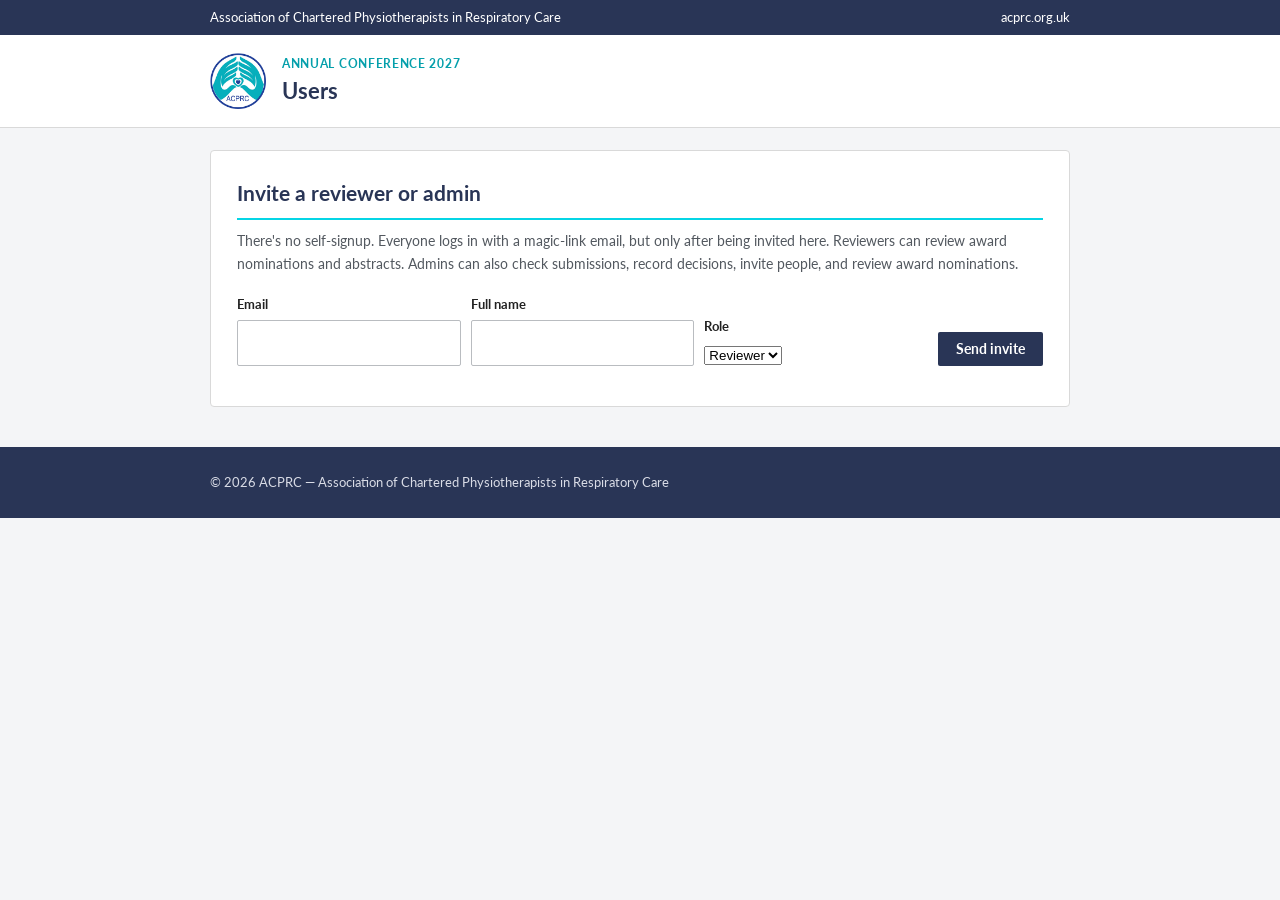
<file: admin/users/index.html>
<!doctype html>
<html lang="en-GB">
<head>
  <meta charset="utf-8">
  <meta name="viewport" content="width=device-width, initial-scale=1">
  <title>Users — ACPRC Annual Conference 2027</title>
  <meta name="description" content="Invite reviewers and admins to the ACPRC Annual Conference submission system.">
  <link rel="icon" type="image/png" sizes="32x32" href="../../assets/favicon-32.png">
  <link rel="icon" type="image/png" sizes="16x16" href="../../assets/favicon-16.png">
  <link rel="preconnect" href="https://fonts.googleapis.com">
  <link rel="preconnect" href="https://fonts.gstatic.com" crossorigin>
  <link href="https://fonts.googleapis.com/css2?family=Lato:ital,wght@0,400;0,700;0,900;1,400&display=swap" rel="stylesheet">
  <link rel="stylesheet" href="../../css/style.css">
  <link rel="stylesheet" href="../../css/admin.css">
</head>
<body>
  <div class="site-header__bar">
    <div class="site-header__bar-inner">
      <span>Association of Chartered Physiotherapists in Respiratory Care</span>
      <a href="https://www.acprc.org.uk/annual-conference/submission-details/abstract-submission/">acprc.org.uk</a>
    </div>
  </div>

  <header class="site-header">
    <div class="site-header-inner">
      <img src="../../assets/logo.png" alt="ACPRC logo" width="56" height="56">
      <div class="site-header-titles">
        <p class="eyebrow">Annual Conference 2027</p>
        <h1>Users</h1>
      </div>
    </div>
  </header>

  <main id="main">
    <div class="wrap">
      <nav class="dash-tabs" id="dashNav" aria-label="Dashboard"></nav>

      <section class="card">
        <div class="section-head"><h2>Invite a reviewer or admin</h2></div>
        <p class="section-intro">There's no self-signup. Everyone logs in with a magic-link email, but only after being invited here. Reviewers can review award nominations and abstracts. Admins can also check submissions, record decisions, invite people, and review award nominations.</p>

        <div class="invite-form">
          <div class="field">
            <label class="q" for="inviteEmail">Email</label>
            <input type="email" id="inviteEmail">
          </div>
          <div class="field">
            <label class="q" for="inviteName">Full name</label>
            <input type="text" id="inviteName">
          </div>
          <div class="field">
            <label class="q" for="inviteRole">Role</label>
            <select id="inviteRole">
              <option value="reviewer">Reviewer</option>
              <option value="admin">Admin</option>
            </select>
          </div>
          <button type="button" class="btn-small" id="inviteBtn">Send invite</button>
        </div>
        <p class="dash-status-msg" id="inviteStatus"></p>
      </section>
    </div>
  </main>

  <footer class="site-footer">
    <div class="site-footer-inner">
      <span>&copy; <span id="year"></span> ACPRC — Association of Chartered Physiotherapists in Respiratory Care</span>
    </div>
  </footer>

  <script>document.getElementById("year").textContent = new Date().getFullYear();</script>
  <script type="module" src="../../js/users.js"></script>
</body>
</html>
</file>
<file: css/style.css>
/* ==========================================================================
   ACPRC Abstract Submission — stylesheet
   Brand tokens taken from acprc.org.uk (main.min.css): navy #293556,
   cyan accent #05d5e5, Lato typeface, sharp 2px corners.
   ========================================================================== */

:root {
  --navy: #293556;
  --navy-dark: #1b2238;
  --cyan: #05d5e5;
  --cyan-dark: #049fab;
  --cyan-light: #5ce4ee;

  --ink: #222222;
  --ink-soft: #52585f;
  --ink-faint: #767c83;
  --border: #d9d9d9;
  --border-strong: #b9bcc0;
  --bg: #ffffff;
  --bg-tint: #f4f5f7;

  --danger: #dc3545;
  --danger-bg: #fbeaec;
  --warning: #a97300;
  --warning-bg: #fff6e0;
  --success: #198754;
  --success-bg: #e9f6ee;

  --radius: 2px;
  --radius-lg: 4px;
  --font: "Lato", -apple-system, BlinkMacSystemFont, "Segoe UI", Arial, sans-serif;
}

*,
*::before,
*::after {
  box-sizing: border-box;
}

html {
  color-scheme: light;
}

body {
  margin: 0;
  background: var(--bg-tint);
  color: var(--ink);
  font-family: var(--font);
  font-size: 16px;
  line-height: 1.5;
  -webkit-font-smoothing: antialiased;
}

img {
  max-width: 100%;
  display: block;
}

a {
  color: var(--navy);
}

.visually-hidden {
  position: absolute;
  width: 1px;
  height: 1px;
  overflow: hidden;
  clip: rect(0 0 0 0);
  white-space: nowrap;
}

[hidden] {
  display: none !important;
}

/* ---------- Skip link ---------- */
.skip-link {
  position: absolute;
  left: -999px;
  top: 0;
  background: var(--navy);
  color: #fff;
  padding: 10px 16px;
  z-index: 100;
}
.skip-link:focus {
  left: 8px;
  top: 8px;
}

/* ---------- Header (mirrors acprc.org.uk header bar + navbar) ---------- */
.site-header__bar {
  background: var(--navy);
  color: #fff;
}
.site-header__bar-inner {
  max-width: 900px;
  margin: 0 auto;
  padding: 8px 20px;
  display: flex;
  justify-content: space-between;
  align-items: center;
  font-size: 0.8rem;
}
.site-header__bar a {
  color: #fff;
  text-decoration: none;
}
.site-header__bar a:hover {
  text-decoration: underline;
}

.site-header {
  background: var(--bg);
  border-bottom: 1px solid var(--border);
}
.site-header-inner {
  max-width: 900px;
  margin: 0 auto;
  padding: 18px 20px;
  display: flex;
  align-items: center;
  gap: 16px;
}
.site-header-inner img {
  width: 56px;
  height: 56px;
  flex: 0 0 auto;
}
.site-header-titles p.eyebrow {
  margin: 0;
  font-size: 0.72rem;
  letter-spacing: 0.06em;
  text-transform: uppercase;
  color: var(--cyan-dark);
  font-weight: 700;
}
.site-header-titles h1 {
  margin: 2px 0 0;
  font-size: 1.4rem;
  font-weight: 700;
  color: var(--navy);
}

/* ---------- Page intro ---------- */
.wrap {
  max-width: 900px;
  margin: 0 auto;
  padding: 0 20px;
}

.intro {
  padding: 32px 0 8px;
}
.intro h2 {
  font-family: var(--font);
  font-weight: 700;
  font-size: clamp(1.6rem, 4.5vw, 2.1rem);
  color: var(--navy);
  margin: 0 0 10px;
}
.intro p {
  color: var(--ink-soft);
  max-width: 62ch;
  margin: 0 0 16px;
}

.deadline-pill {
  display: inline-flex;
  align-items: baseline;
  gap: 6px;
  background: var(--navy);
  color: #fff;
  border-radius: var(--radius);
  padding: 8px 16px;
  font-size: 0.85rem;
}
.deadline-pill b {
  font-weight: 700;
}

details.guidance {
  margin-top: 20px;
  background: var(--bg);
  border: 1px solid var(--border);
  border-radius: var(--radius-lg);
  border-left: 4px solid var(--cyan);
}
details.guidance summary {
  cursor: pointer;
  padding: 14px 18px;
  font-weight: 700;
  color: var(--navy);
  font-size: 0.95rem;
  list-style: none;
  display: flex;
  align-items: center;
  justify-content: space-between;
}
details.guidance summary::-webkit-details-marker {
  display: none;
}
details.guidance summary::after {
  content: "+";
  font-size: 1.2rem;
  color: var(--ink-faint);
}
details.guidance[open] summary::after {
  content: "\2212";
}
.guidance-body {
  padding: 0 18px 18px;
  font-size: 0.9rem;
  color: var(--ink-soft);
  line-height: 1.6;
}
.guidance-body h4 {
  margin: 16px 0 6px;
  color: var(--navy);
  font-size: 0.9rem;
  font-weight: 700;
}
.guidance-body h4:first-child {
  margin-top: 0;
}
.guidance-body ul {
  margin: 8px 0;
  padding-left: 20px;
}
.guidance-body li {
  margin-bottom: 6px;
}
.guidance-body p {
  margin: 0 0 10px;
}
.guidance-body p:last-child {
  margin-bottom: 0;
}

/* ---------- sticky word budget ---------- */
.budget-bar {
  position: sticky;
  top: 0;
  z-index: 20;
  background: var(--bg-tint);
  padding: 12px 0;
}
.budget-inner {
  background: var(--bg);
  border: 1px solid var(--border);
  border-left: 4px solid var(--navy);
  border-radius: var(--radius-lg);
  padding: 12px 16px;
  display: flex;
  align-items: center;
  gap: 14px;
  box-shadow: 0 1px 3px rgba(41, 53, 86, 0.08);
}
.budget-label {
  font-size: 0.82rem;
  font-weight: 700;
  color: var(--navy);
  flex: 0 0 auto;
}
.budget-track {
  flex: 1 1 auto;
  height: 7px;
  border-radius: 999px;
  background: var(--bg-tint);
  overflow: hidden;
}
.budget-fill {
  height: 100%;
  width: 0%;
  background: var(--success);
  transition: width 0.15s ease, background 0.15s ease;
}
.budget-count {
  font-size: 0.85rem;
  font-weight: 700;
  font-variant-numeric: tabular-nums;
  color: var(--success);
  flex: 0 0 auto;
  white-space: nowrap;
}
.budget-count.warn {
  color: var(--warning);
}
.budget-count.danger {
  color: var(--danger);
}
.budget-fill.warn {
  background: var(--warning);
}
.budget-fill.danger {
  background: var(--danger);
}

/* ---------- form error banner ---------- */
.form-error-banner {
  display: none;
  background: var(--danger-bg);
  color: var(--danger);
  border: 1px solid var(--danger);
  border-radius: var(--radius-lg);
  padding: 14px 18px;
  font-size: 0.9rem;
  margin: 16px 0;
  font-weight: 700;
}
.form-error-banner.show {
  display: block;
}

/* ---------- sections ---------- */
section.card {
  background: var(--bg);
  border: 1px solid var(--border);
  border-radius: var(--radius-lg);
  padding: 26px;
  margin: 22px 0;
}
.section-head {
  display: flex;
  align-items: baseline;
  gap: 10px;
  margin-bottom: 4px;
  border-bottom: 2px solid var(--cyan);
  padding-bottom: 10px;
  margin-bottom: 18px;
}
.section-num {
  font-size: 0.8rem;
  font-weight: 700;
  color: var(--cyan-dark);
}
.section-head h2 {
  font-weight: 700;
  font-size: 1.3rem;
  margin: 0;
  color: var(--navy);
}
.section-intro {
  color: var(--ink-soft);
  font-size: 0.9rem;
  margin: -8px 0 20px;
  line-height: 1.55;
}

.field {
  margin-bottom: 22px;
}
.field:last-child {
  margin-bottom: 0;
}
.field-row {
  display: grid;
  grid-template-columns: repeat(auto-fit, minmax(220px, 1fr));
  grid-template-rows: auto auto auto auto;
  gap: 18px;
}
.field-row .field {
  display: grid;
  grid-template-rows: subgrid;
  grid-row: 1 / 5;
  margin-bottom: 0;
}
.field-row .field label.q {
  grid-row: 1;
}
.field-row .field .hint {
  grid-row: 2;
  align-self: start;
}
.field-row .field input,
.field-row .field textarea,
.field-row .field select {
  grid-row: 3;
  align-self: start;
}
.field-row .field .err-msg {
  grid-row: 4;
  align-self: start;
}

label.q {
  display: block;
  font-weight: 700;
  font-size: 0.95rem;
  margin-bottom: 5px;
  color: var(--ink);
}
label.q .req {
  color: var(--danger);
  margin-left: 2px;
}
.hint {
  font-size: 0.83rem;
  color: var(--ink-soft);
  margin: 0 0 8px;
  line-height: 1.5;
}
.hint em {
  font-style: normal;
  color: var(--ink);
  font-weight: 700;
}

input[type="text"],
input[type="email"],
input[type="tel"],
input[type="date"],
textarea {
  width: 100%;
  font-family: var(--font);
  font-size: 1rem;
  color: var(--ink);
  background: var(--bg);
  border: 1px solid var(--border-strong);
  border-radius: var(--radius);
  padding: 10px 12px;
  line-height: 1.5;
}
textarea {
  resize: vertical;
  min-height: 100px;
  font-family: var(--font);
}
textarea.long {
  min-height: 130px;
}
input:focus-visible,
textarea:focus-visible {
  outline: 3px solid var(--cyan);
  outline-offset: 0;
  border-color: var(--navy);
}
input.invalid,
textarea.invalid {
  border-color: var(--danger);
  background: var(--danger-bg);
}

.counter-row {
  display: flex;
  justify-content: space-between;
  margin-top: 6px;
  font-size: 0.78rem;
  color: var(--ink-faint);
}
.counter-row .n {
  font-variant-numeric: tabular-nums;
  font-weight: 700;
}
.counter-row .n.warn {
  color: var(--warning);
}
.counter-row .n.danger {
  color: var(--danger);
}

.err-msg {
  display: none;
  font-size: 0.83rem;
  color: var(--danger);
  margin-top: 6px;
  font-weight: 700;
}
.err-msg.show {
  display: block;
}

/* chip radios */
.chip-grid {
  display: flex;
  flex-wrap: wrap;
  align-items: flex-start;
  gap: 8px;
}
.chip-grid > span {
  position: relative;
  display: inline-flex;
}
.chip-grid input {
  position: absolute;
  top: 0;
  left: 0;
  opacity: 0;
  width: 100%;
  height: 100%;
  margin: 0;
  cursor: pointer;
}
.chip-grid label {
  cursor: pointer;
  padding: 9px 16px;
  border: 1px solid var(--border-strong);
  border-radius: var(--radius);
  font-size: 0.88rem;
  background: var(--bg);
  transition: background 0.1s, border-color 0.1s, color 0.1s;
}
.chip-grid input:checked + label {
  background: var(--navy);
  border-color: var(--navy);
  color: #fff;
  font-weight: 700;
}
.chip-grid input:focus-visible + label {
  outline: 3px solid var(--cyan);
  outline-offset: 1px;
}
.chip-grid.invalid label {
  border-color: var(--danger);
}

.yn-row {
  display: flex;
  gap: 8px;
}

label.check {
  display: flex;
  align-items: flex-start;
  gap: 10px;
  font-size: 0.9rem;
  line-height: 1.55;
  cursor: pointer;
}
label.check input {
  margin-top: 3px;
  flex: 0 0 auto;
  width: 17px;
  height: 17px;
  accent-color: var(--navy);
}

/* ---------- submit ---------- */
.submit-zone {
  margin: 30px 0 18px;
  text-align: center;
}
button.submit {
  font-family: var(--font);
  font-size: 1.1rem;
  font-weight: 700;
  color: #fff;
  background: var(--navy);
  border: none;
  border-radius: var(--radius);
  padding: 14px 38px;
  cursor: pointer;
}
button.submit:hover {
  background: var(--navy-dark);
}
button.submit:focus-visible {
  outline: 3px solid var(--cyan);
  outline-offset: 2px;
}
.submit-note {
  font-size: 0.8rem;
  color: var(--ink-faint);
  margin-top: 10px;
}

.confirm {
  display: none;
  background: var(--success-bg);
  border: 1px solid var(--success);
  border-left: 4px solid var(--success);
  border-radius: var(--radius-lg);
  padding: 24px 26px;
  margin: 20px 0 40px;
}
.confirm.show {
  display: block;
}
.confirm h2 {
  color: var(--success);
  margin: 0 0 8px;
  font-size: 1.25rem;
  font-weight: 700;
}
.confirm p {
  font-size: 0.9rem;
  color: var(--ink-soft);
  margin: 0 0 4px;
}
.confirm dl {
  margin: 16px 0 0;
  font-size: 0.85rem;
  display: grid;
  grid-template-columns: auto 1fr;
  gap: 7px 16px;
}
.confirm dt {
  color: var(--ink-faint);
  font-weight: 700;
}
.confirm dd {
  margin: 0;
}

.toast {
  position: fixed;
  bottom: 18px;
  left: 50%;
  transform: translateX(-50%) translateY(12px);
  background: var(--navy);
  color: #fff;
  font-size: 0.82rem;
  padding: 9px 18px;
  border-radius: var(--radius);
  opacity: 0;
  pointer-events: none;
  transition: opacity 0.2s, transform 0.2s;
  z-index: 30;
}
.toast.show {
  opacity: 1;
  transform: translateX(-50%) translateY(0);
}

/* ---------- footer (mirrors acprc.org.uk navy footer) ---------- */
.site-footer {
  background: var(--navy);
  color: #d9dce6;
  margin-top: 40px;
}
.site-footer-inner {
  max-width: 900px;
  margin: 0 auto;
  padding: 26px 20px;
  font-size: 0.82rem;
  display: flex;
  justify-content: space-between;
  flex-wrap: wrap;
  gap: 10px;
}
.site-footer a {
  color: #fff;
}
.reset-link {
  background: none;
  border: none;
  color: #d9dce6;
  text-decoration: underline;
  font-size: 0.82rem;
  cursor: pointer;
  font-family: inherit;
  padding: 0;
}

@media (max-width: 560px) {
  .site-footer-inner {
    flex-direction: column;
  }
}

/* spam honeypot — off-screen, not display:none (some bots skip hidden fields) */
.hp-field {
  position: absolute;
  left: -9999px;
  width: 1px;
  height: 1px;
  overflow: hidden;
}

/* ---------- landing page: submission type chooser ---------- */
.type-card-grid {
  display: grid;
  grid-template-columns: repeat(auto-fit, minmax(260px, 1fr));
  gap: 20px;
  margin: 26px 0;
}
.type-card {
  display: flex;
  flex-direction: column;
  background: var(--bg);
  border: 1px solid var(--border);
  border-radius: var(--radius-lg);
  border-top: 4px solid var(--cyan);
  padding: 30px 26px;
  text-decoration: none;
  color: inherit;
  transition: border-color 0.15s ease, box-shadow 0.15s ease, transform 0.15s ease;
}
.type-card:hover,
.type-card:focus-visible {
  border-color: var(--navy);
  box-shadow: 0 6px 18px rgba(41, 53, 86, 0.14);
  transform: translateY(-2px);
}
.type-card:focus-visible {
  outline: 3px solid var(--cyan);
  outline-offset: 2px;
}
.type-card h2 {
  color: var(--navy);
  font-size: 1.4rem;
  margin: 0 0 10px;
}
.type-card p {
  color: var(--ink-soft);
  line-height: 1.55;
  margin: 0 0 20px;
}
.type-card .type-card-cta {
  display: inline-flex;
  align-items: center;
  gap: 8px;
  margin-top: auto;
  font-weight: 700;
  font-size: 1.05rem;
  color: var(--navy);
}
.type-card .type-card-cta::after {
  content: "\2192";
  font-size: 1.2rem;
  transition: transform 0.15s ease;
}
.type-card:hover .type-card-cta::after,
.type-card:focus-visible .type-card-cta::after {
  transform: translateX(4px);
}
</file>
<file: css/admin.css>
/* Dashboard layout for /admin/ and /review/ — loaded after style.css,
   reuses its brand tokens (--navy, --cyan, --radius, etc). Not needed
   by the public submission form. */

.dash-toolbar {
  display: flex;
  flex-wrap: wrap;
  align-items: center;
  gap: 12px;
  margin-bottom: 18px;
}
.dash-toolbar select {
  width: auto;
  min-width: 160px;
}
.dash-toolbar .spacer {
  flex: 1;
}
.dash-signout {
  display: inline-block;
  background: none;
  border: 1px solid var(--border);
  border-radius: var(--radius);
  color: var(--ink-soft);
  padding: 8px 14px;
  cursor: pointer;
  font-family: var(--font);
  font-size: 0.85rem;
  text-decoration: none;
}
.dash-signout:hover {
  border-color: var(--navy);
  color: var(--navy);
}

.dash-empty {
  color: var(--ink-faint);
  font-style: italic;
  padding: 20px 0;
}

.sub-card {
  border: 1px solid var(--border);
  border-radius: var(--radius-lg);
  border-left: 4px solid var(--border-strong);
  padding: 16px 18px;
  margin-bottom: 14px;
}
.sub-card.screened-passed { border-left-color: var(--success); }
.sub-card.screened-failed { border-left-color: var(--danger); }
.sub-card.outcome-accepted { border-left-color: var(--success); }
.sub-card.outcome-rejected { border-left-color: var(--danger); }

.sub-card-head {
  display: flex;
  flex-wrap: wrap;
  align-items: baseline;
  gap: 8px 14px;
  margin-bottom: 6px;
}
.sub-card-head h3 {
  margin: 0;
  font-size: 1.05rem;
  color: var(--navy);
}
.sub-tag {
  display: inline-block;
  font-size: 0.75rem;
  font-weight: 700;
  color: var(--ink-soft);
  background: var(--bg-tint);
  border-radius: var(--radius);
  padding: 2px 8px;
}
.sub-meta {
  color: var(--ink-faint);
  font-size: 0.83rem;
  margin-bottom: 10px;
}

.verdict-tally {
  display: flex;
  gap: 10px;
  font-size: 0.85rem;
  margin-bottom: 10px;
}
.verdict-tally span {
  font-weight: 700;
}
.verdict-tally .tick { color: var(--success); }
.verdict-tally .maybe { color: var(--warning); }
.verdict-tally .cross { color: var(--danger); }

.sub-body-toggle {
  background: none;
  border: none;
  color: var(--cyan-dark);
  font-family: var(--font);
  font-weight: 700;
  font-size: 0.85rem;
  cursor: pointer;
  padding: 0;
  margin-bottom: 10px;
}
.sub-body {
  font-size: 0.9rem;
  line-height: 1.6;
  margin-bottom: 12px;
}
.sub-body h4 {
  margin: 12px 0 2px;
  font-size: 0.85rem;
  color: var(--navy);
}
.sub-body h4:first-child {
  margin-top: 0;
}
.sub-body p {
  margin: 0;
  white-space: pre-wrap;
}

.sub-actions {
  display: flex;
  flex-wrap: wrap;
  align-items: center;
  gap: 10px;
}
.sub-actions textarea {
  flex: 1 1 260px;
  min-height: 60px;
}
.sub-actions select {
  width: auto;
}

.verdict-btn-group {
  display: flex;
  gap: 6px;
}
.verdict-btn {
  font-family: var(--font);
  font-size: 1.1rem;
  border: 2px solid var(--border);
  background: #fff;
  border-radius: var(--radius);
  width: 42px;
  height: 42px;
  cursor: pointer;
  line-height: 1;
}
.verdict-btn[data-verdict="accept"].active { border-color: var(--success); background: var(--success-bg); }
.verdict-btn[data-verdict="maybe"].active { border-color: var(--warning); background: var(--warning-bg); }
.verdict-btn[data-verdict="reject"].active { border-color: var(--danger); background: var(--danger-bg); }

.btn-small {
  font-family: var(--font);
  font-weight: 700;
  font-size: 0.85rem;
  color: #fff;
  background: var(--navy);
  border: none;
  border-radius: var(--radius);
  padding: 9px 18px;
  cursor: pointer;
}
.btn-small:hover { background: var(--navy-dark); }
.btn-small:disabled { opacity: 0.5; cursor: default; }

.btn-outline {
  font-family: var(--font);
  font-weight: 700;
  font-size: 0.85rem;
  color: var(--navy);
  background: #fff;
  border: 1px solid var(--navy);
  border-radius: var(--radius);
  padding: 8px 16px;
  cursor: pointer;
}
.btn-outline:hover { background: var(--bg-tint); }

.invite-form {
  display: flex;
  flex-wrap: wrap;
  gap: 10px;
  align-items: flex-end;
}
.invite-form .field {
  margin-bottom: 0;
  flex: 1 1 180px;
}
.invite-form .field label.q {
  font-size: 0.83rem;
}

.dash-status-msg {
  font-size: 0.85rem;
  margin-top: 8px;
}
.dash-status-msg.error { color: var(--danger); }
.dash-status-msg.success { color: var(--success); }

/* ---------- Dashboard tab bar (js/nav.js) ---------- */
.dash-tabs {
  display: flex;
  flex-wrap: wrap;
  align-items: flex-end;
  justify-content: space-between;
  gap: 10px 16px;
  margin-top: 22px;
  border-bottom: 2px solid var(--navy);
}
.dash-tabs:empty {
  display: none;
}
.dash-tabs-list {
  display: flex;
  flex-wrap: wrap;
  gap: 4px;
}
.dash-tab {
  display: inline-block;
  padding: 10px 18px;
  font-weight: 700;
  font-size: 0.92rem;
  color: var(--navy);
  text-decoration: none;
  background: var(--bg);
  border: 1px solid var(--border);
  border-bottom: none;
  border-radius: var(--radius-lg) var(--radius-lg) 0 0;
}
.dash-tab:hover {
  background: var(--bg-tint);
  border-color: var(--border-strong);
}
.dash-tab.active {
  background: var(--navy);
  border-color: var(--navy);
  color: #fff;
}
.dash-tabs-right {
  display: flex;
  flex-wrap: wrap;
  align-items: center;
  gap: 8px;
  padding-bottom: 8px;
}
.dash-who {
  font-size: 0.83rem;
  color: var(--ink-faint);
}
@media (max-width: 600px) {
  .dash-tabs-right {
    order: -1;
    width: 100%;
    flex-wrap: nowrap;
    padding-bottom: 4px;
  }
  .dash-tabs-right .dash-signout {
    white-space: nowrap;
    padding: 7px 10px;
  }
  .dash-who {
    margin-right: auto;
    min-width: 0;
    overflow: hidden;
    text-overflow: ellipsis;
    white-space: nowrap;
  }
  .dash-tabs-list {
    width: 100%;
    flex-wrap: nowrap;
  }
  .dash-tab {
    flex: 1;
    text-align: center;
    padding: 10px 6px;
    font-size: 0.85rem;
  }
}
.dash-count {
  font-size: 0.85rem;
  color: var(--ink-faint);
}

/* ---------- Award review (nominations/) ---------- */
.sub-tag-done {
  color: var(--success);
  background: var(--success-bg);
}
.sub-card.reviewed-mine { border-left-color: var(--success); }

.award-review-form {
  border-top: 1px solid var(--border);
  padding-top: 12px;
}
.yn-row {
  display: flex;
  flex-wrap: wrap;
  gap: 12px 28px;
  margin-bottom: 12px;
}
.yn-field {
  display: flex;
  align-items: center;
  gap: 10px;
}
.yn-label {
  min-width: 5.2em;
  font-weight: 700;
  font-size: 0.9rem;
  color: var(--navy);
}
.yn-group {
  display: flex;
  gap: 6px;
}
.yn-btn {
  font-family: var(--font);
  font-weight: 700;
  font-size: 0.88rem;
  border: 2px solid var(--border);
  background: #fff;
  color: var(--ink-soft);
  border-radius: var(--radius);
  min-width: 58px;
  padding: 7px 12px;
  cursor: pointer;
}
.yn-btn:hover { border-color: var(--border-strong); }
.yn-btn[data-yes="true"].active { border-color: var(--success); background: var(--success-bg); color: var(--success); }
.yn-btn[data-yes="false"].active { border-color: var(--danger); background: var(--danger-bg); color: var(--danger); }

.cat-group {
  margin-bottom: 26px;
}
.cat-group:last-child {
  margin-bottom: 0;
}
.cat-group-head {
  display: flex;
  flex-wrap: wrap;
  align-items: baseline;
  justify-content: space-between;
  gap: 4px 14px;
  border-bottom: 1px solid var(--border);
  margin-bottom: 12px;
}
.cat-group-head h3 {
  margin: 0 0 6px;
  font-size: 1.1rem;
  color: var(--navy);
}
.cat-group-head .sub-meta {
  margin-bottom: 6px;
}

.award-tally {
  flex-wrap: wrap;
  gap: 6px 20px;
  color: var(--ink-soft);
}
.award-tally .tally-count {
  font-weight: 400;
  color: var(--ink-faint);
}
.sub-toggles {
  display: flex;
  gap: 18px;
}

.sub-card.outcome-shortlisted { border-left-color: var(--cyan-dark); }
.sub-card.outcome-winner { border-left-color: var(--success); background: var(--success-bg); }
.sub-card.outcome-not_shortlisted { border-left-color: var(--danger); }
.outcome-tag-shortlisted { color: var(--cyan-dark); }
.outcome-tag-winner { color: #fff; background: var(--success); }
.outcome-tag-not_shortlisted { color: var(--danger); background: var(--danger-bg); }
</file>
